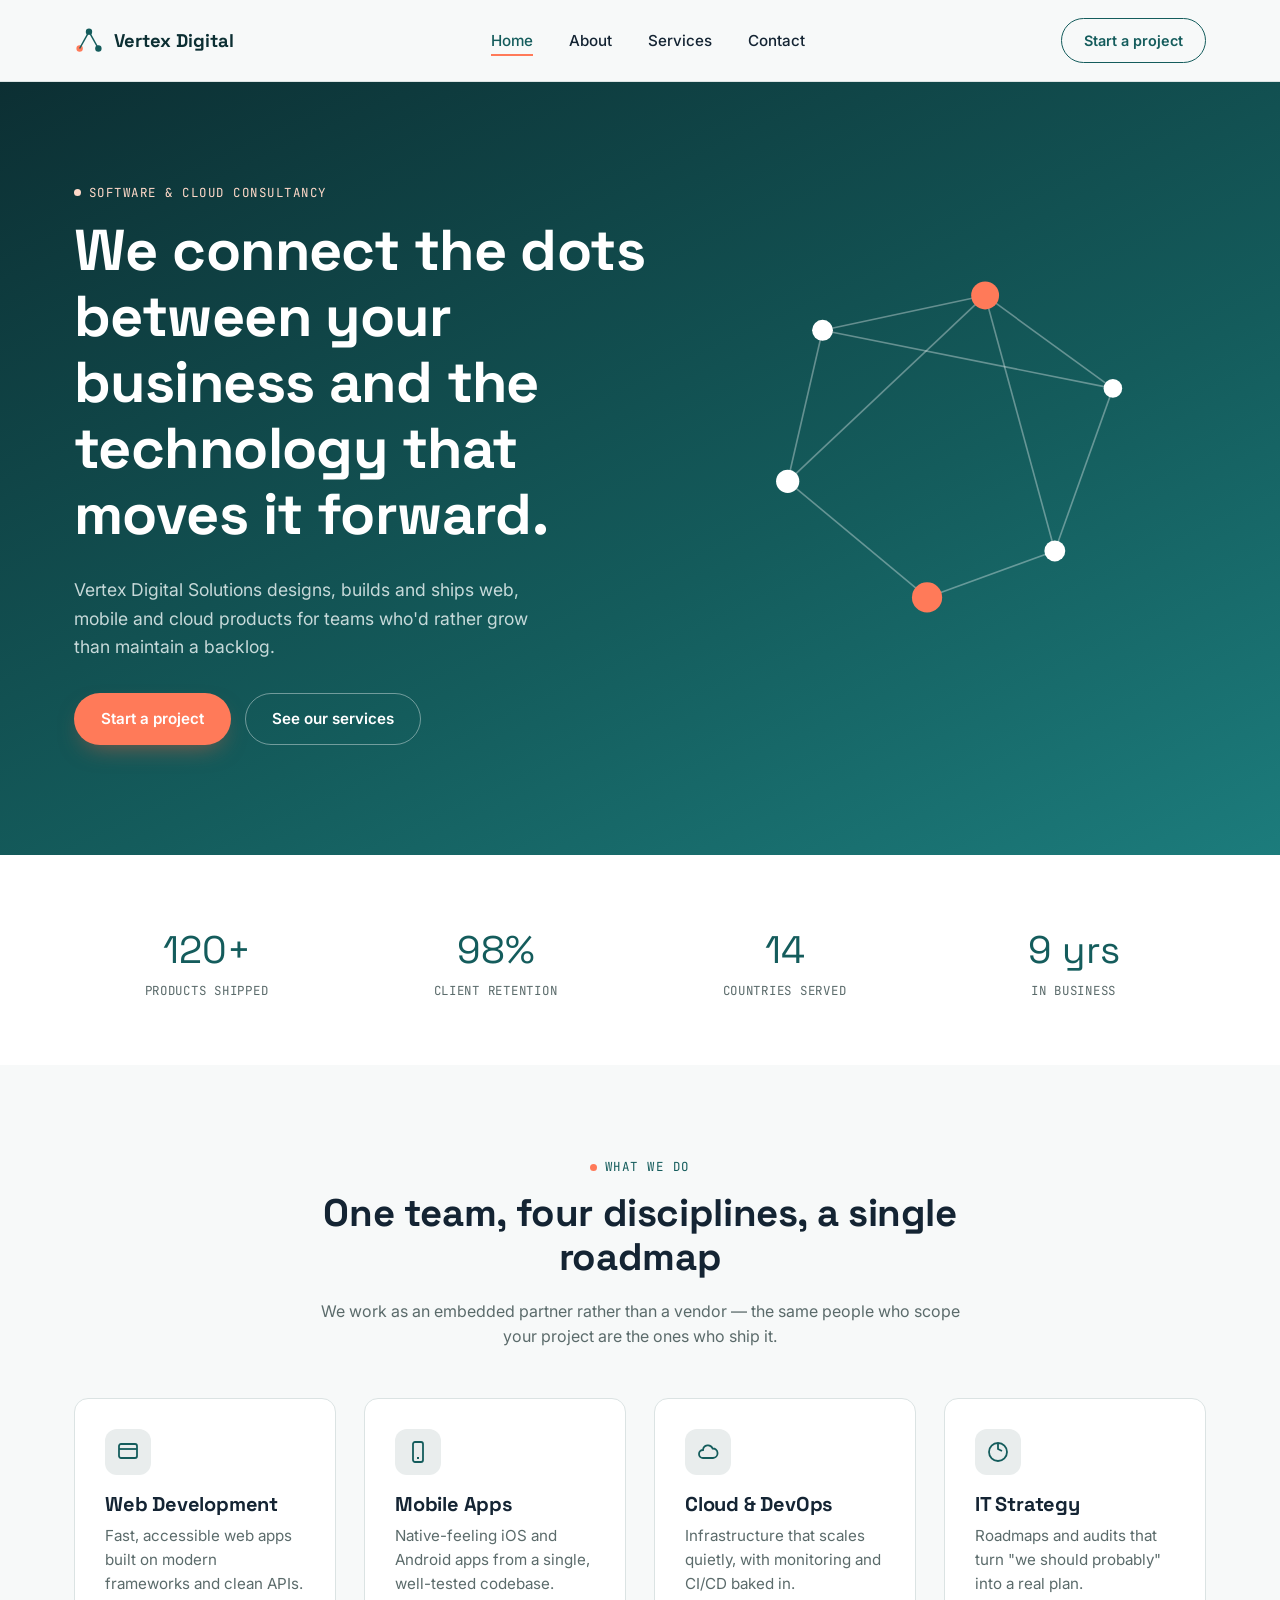
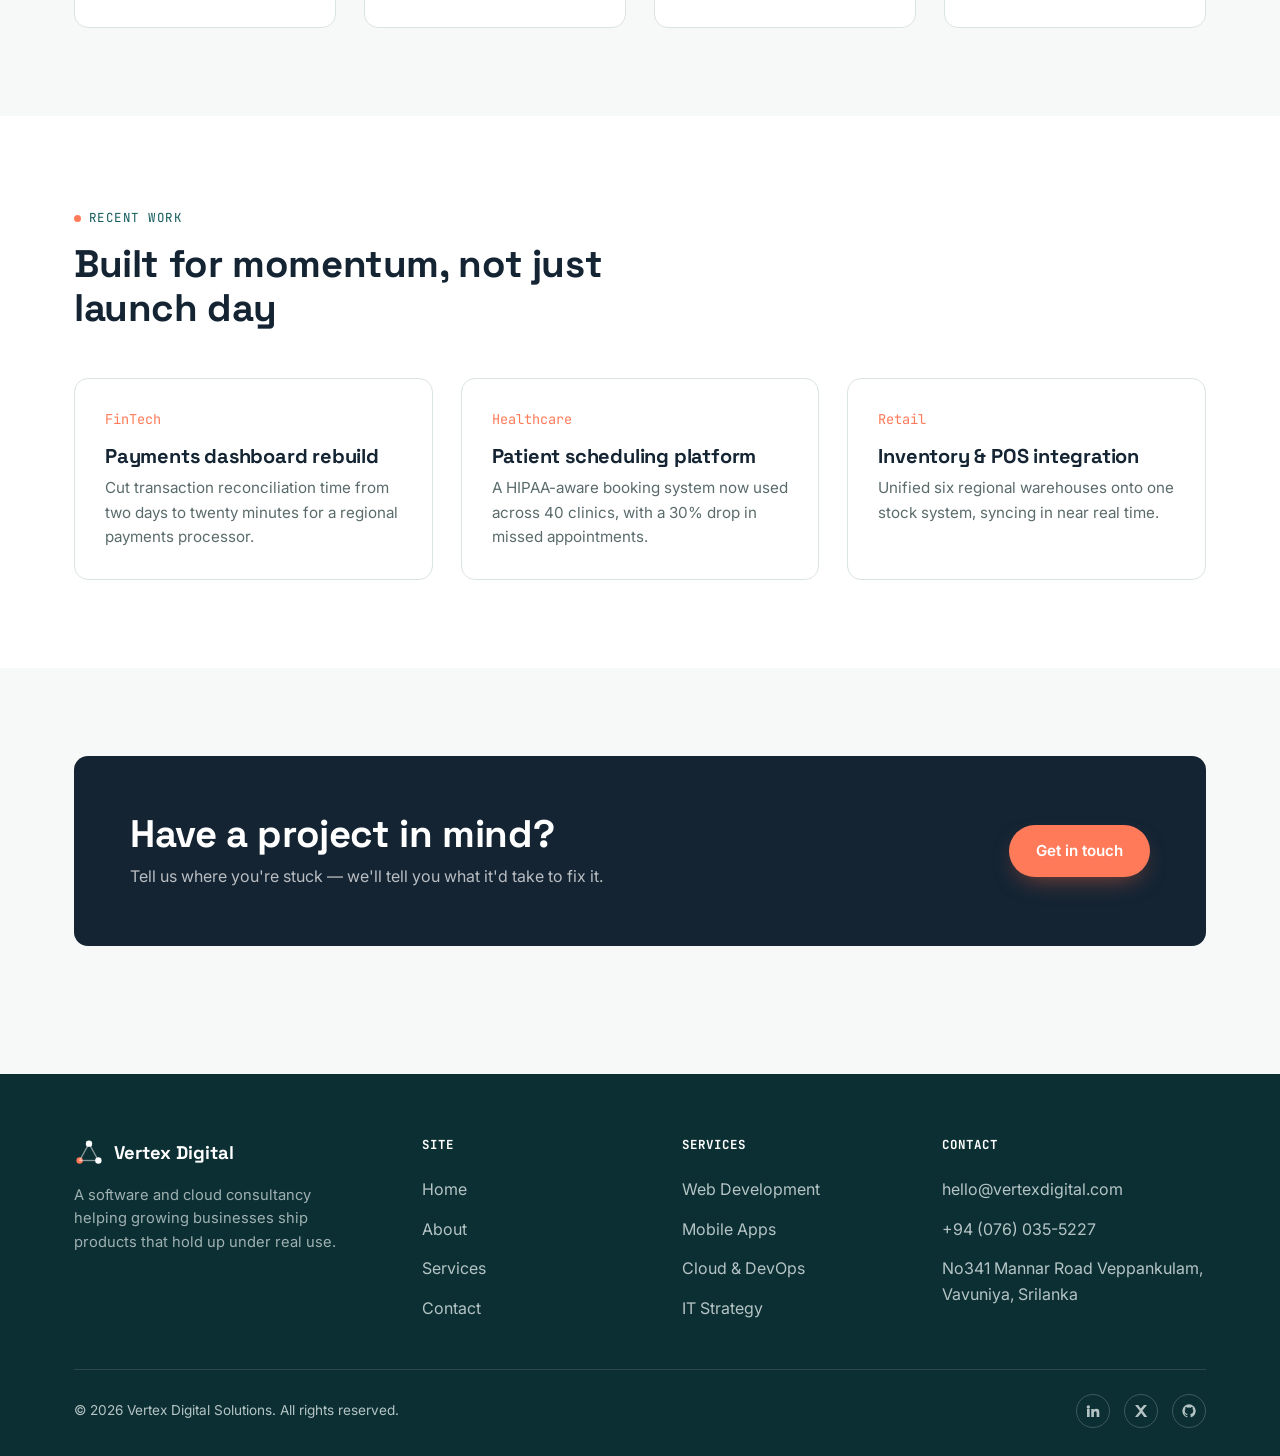
<file: index.html>
<!DOCTYPE html>
<html lang="en">
<head>
<meta charset="UTF-8">
<meta name="viewport" content="width=device-width, initial-scale=1.0">
<title>Vertex Digital Solutions — Software & Cloud Consulting</title>
<meta name="description" content="Vertex Digital Solutions builds web, mobile and cloud products for growing businesses — from first prototype to scaled platform.">
<link rel="preconnect" href="https://fonts.googleapis.com">
<link href="https://fonts.googleapis.com/css2?family=Space+Grotesk:wght@500;600;700&family=Inter:wght@400;500;600;700&family=JetBrains+Mono:wght@400;500&display=swap" rel="stylesheet">
<link rel="stylesheet" href="style.css">
</head>
<body>

<header class="site-header">
  <nav class="nav">
    <a href="index.html" class="logo">
      <svg viewBox="0 0 32 32" fill="none"><circle cx="16" cy="6" r="3.4" fill="#145C5C"/>
        <circle cx="6" cy="24" r="3.4" fill="#FF7A59"/>
        <circle cx="26" cy="24" r="3.4" fill="#145C5C"/>
        <line x1="16" y1="6" x2="6" y2="24" stroke="#145C5C" stroke-width="1.6"/>
        <line x1="16" y1="6" x2="26" y2="24" stroke="#145C5C" stroke-width="1.6"/><
        line x1="6" y1="24" x2="26" y2="24" stroke="#145C5C" stroke-width="1.6"/></svg>
      Vertex Digital
    </a>
    <button class="nav-toggle" aria-label="Toggle navigation" aria-expanded="false">
      <span></span><span></span><span></span>
    </button>
    <ul class="nav-links">
      <li><a href="index.html" aria-current="page">Home</a></li>
      <li><a href="about.html">About</a></li>
      <li><a href="services.html">Services</a></li>
      <li><a href="contact.html">Contact</a></li>
    </ul>
    <div class="nav-cta">
      <a href="contact.html" class="btn btn-outline">Start a project</a>
    </div>
  </nav>
</header>

<main>

  <!-- Hero -->
  <section class="hero">
    <div class="hero-grid">
      <div>
        <span class="eyebrow">Software & Cloud Consultancy</span>
        <h1>We connect the dots between your business and the technology that moves it forward.</h1>
        <p class="lede">Vertex Digital Solutions designs, builds and ships web, mobile and cloud products for teams who'd rather grow than maintain a backlog.</p>
        <div class="hero-actions">
          <a href="contact.html" class="btn btn-primary">Start a project</a>
          <a href="services.html" class="btn btn-secondary">See our services</a>
        </div>
      </div>
      <div class="hero-art" aria-hidden="true">
        <svg viewBox="0 0 420 360" fill="none">
          <line x1="90" y1="70" x2="230" y2="40" class="edge"/>
          <line x1="90" y1="70" x2="60" y2="200" class="edge"/>
          <line x1="230" y1="40" x2="340" y2="120" class="edge"/>
          <line x1="230" y1="40" x2="60" y2="200" class="edge"/>
          <line x1="340" y1="120" x2="290" y2="260" class="edge"/>
          <line x1="60" y1="200" x2="180" y2="300" class="edge"/>
          <line x1="290" y1="260" x2="180" y2="300" class="edge"/>
          <line x1="230" y1="40" x2="290" y2="260" class="edge"/>
          <line x1="90" y1="70" x2="340" y2="120" class="edge"/>
          <circle cx="90" cy="70" r="9" class="node"/>
          <circle cx="230" cy="40" r="12" class="node node-coral node-pulse"/>
          <circle cx="340" cy="120" r="8" class="node"/>
          <circle cx="60" cy="200" r="10" class="node"/>
          <circle cx="290" cy="260" r="9" class="node"/>
          <circle cx="180" cy="300" r="13" class="node node-coral node-pulse"/>
        </svg>
      </div>
    </div>
  </section>

  <!-- Trust / stats -->
  <section class="section-tight section-alt">
    <div class="container">
      <div class="stats">
        <div class="stat"><div class="figure">120+</div><div class="label">Products shipped</div></div>
        <div class="stat"><div class="figure">98%</div><div class="label">Client retention</div></div>
        <div class="stat"><div class="figure">14</div><div class="label">Countries served</div></div>
        <div class="stat"><div class="figure">9 yrs</div><div class="label">In business</div></div>
      </div>
    </div>
  </section>

  <!-- What we do -->
  <section class="section">
    <div class="container">
      <div class="section-head center">
        <span class="eyebrow">What we do</span>
        <h2>One team, four disciplines, a single roadmap</h2>
        <p>We work as an embedded partner rather than a vendor — the same people who scope your project are the ones who ship it.</p>
      </div>
      <div class="grid grid-4">
        <div class="card">
          <div class="icon"><svg viewBox="0 0 24 24" fill="none" stroke="currentColor" stroke-width="1.8"><rect x="3" y="4" width="18" height="14" rx="2"/><path d="M3 9h18"/></svg></div>
          <h3>Web Development</h3>
          <p>Fast, accessible web apps built on modern frameworks and clean APIs.</p>
        </div>
        <div class="card">
          <div class="icon"><svg viewBox="0 0 24 24" fill="none" stroke="currentColor" stroke-width="1.8"><rect x="7" y="2" width="10" height="20" rx="2"/><path d="M11 18h2"/></svg></div>
          <h3>Mobile Apps</h3>
          <p>Native-feeling iOS and Android apps from a single, well-tested codebase.</p>
        </div>
        <div class="card">
          <div class="icon"><svg viewBox="0 0 24 24" fill="none" stroke="currentColor" stroke-width="1.8"><path d="M7 18a4 4 0 0 1 0-8 5 5 0 0 1 9.6-1.5A4.5 4.5 0 0 1 17 18H7z"/></svg></div>
          <h3>Cloud & DevOps</h3>
          <p>Infrastructure that scales quietly, with monitoring and CI/CD baked in.</p>
        </div>
        <div class="card">
          <div class="icon"><svg viewBox="0 0 24 24" fill="none" stroke="currentColor" stroke-width="1.8"><path d="M12 3v6l4 2"/><circle cx="12" cy="12" r="9"/></svg></div>
          <h3>IT Strategy</h3>
          <p>Roadmaps and audits that turn "we should probably" into a real plan.</p>
        </div>
      </div>
    </div>
  </section>

  <!-- Featured work -->
  <section class="section section-alt">
    <div class="container">
      <div class="section-head">
        <span class="eyebrow">Recent work</span>
        <h2>Built for momentum, not just launch day</h2>
      </div>
      <div class="grid grid-3">
        <div class="card">
          <span class="card-num">FinTech</span>
          <h3>Payments dashboard rebuild</h3>
          <p>Cut transaction reconciliation time from two days to twenty minutes for a regional payments processor.</p>
        </div>
        <div class="card">
          <span class="card-num">Healthcare</span>
          <h3>Patient scheduling platform</h3>
          <p>A HIPAA-aware booking system now used across 40 clinics, with a 30% drop in missed appointments.</p>
        </div>
        <div class="card">
          <span class="card-num">Retail</span>
          <h3>Inventory & POS integration</h3>
          <p>Unified six regional warehouses onto one stock system, syncing in near real time.</p>
        </div>
      </div>
    </div>
  </section>

  <!-- CTA -->
  <section class="section">
    <div class="container">
      <div class="cta-band">
        <div>
          <h2>Have a project in mind?</h2>
          <p>Tell us where you're stuck — we'll tell you what it'd take to fix it.</p>
        </div>
        <a href="contact.html" class="btn btn-primary">Get in touch</a>
      </div>
    </div>
  </section>

</main>

<footer class="site-footer">
  <div class="container">
    <div class="footer-grid">
      <div>
        <a href="index.html" class="logo">
          <svg viewBox="0 0 32 32" fill="none"><circle cx="16" cy="6" r="3.4" fill="#fff"/><circle cx="6" cy="24" r="3.4" fill="#FF7A59"/><circle cx="26" cy="24" r="3.4" fill="#fff"/><line x1="16" y1="6" x2="6" y2="24" stroke="#fff" stroke-width="1.4" opacity="0.5"/><line x1="16" y1="6" x2="26" y2="24" stroke="#fff" stroke-width="1.4" opacity="0.5"/><line x1="6" y1="24" x2="26" y2="24" stroke="#fff" stroke-width="1.4" opacity="0.5"/></svg>
          Vertex Digital
        </a>
        <p style="margin-top:16px; max-width:280px;">A software and cloud consultancy helping growing businesses ship products that hold up under real use.</p>
      </div>
      <div>
        <h4>Site</h4>
        <ul>
          <li><a href="index.html">Home</a></li>
          <li><a href="about.html">About</a></li>
          <li><a href="services.html">Services</a></li>
          <li><a href="contact.html">Contact</a></li>
        </ul>
      </div>
      <div>
        <h4>Services</h4>
        <ul>
          <li><a href="services.html">Web Development</a></li>
          <li><a href="services.html">Mobile Apps</a></li>
          <li><a href="services.html">Cloud & DevOps</a></li>
          <li><a href="services.html">IT Strategy</a></li>
        </ul>
      </div>
      <div>
        <h4>Contact</h4>
        <ul>
          <li>hello@vertexdigital.com</li>
          <li>+94 (076) 035-5227</li>
          <li>No341 Mannar Road Veppankulam, Vavuniya, Srilanka</li>
        </ul>
      </div>
    </div>
    <div class="footer-bottom">
      <span>© <span id="year"></span> Vertex Digital Solutions. All rights reserved.</span>
      <div class="socials">
        <a href="#" aria-label="LinkedIn"><svg viewBox="0 0 24 24" fill="currentColor"><path d="M4.98 3.5a2.5 2.5 0 1 1 0 5 2.5 2.5 0 0 1 0-5zM3 9h4v12H3V9zm6.5 0h3.8v1.7h.05c.5-.95 1.75-1.95 3.6-1.95 3.85 0 4.55 2.5 4.55 5.75V21h-4v-5.6c0-1.35-.02-3.1-1.9-3.1-1.9 0-2.2 1.5-2.2 3v5.7h-4V9z"/></svg></a>
        <a href="#" aria-label="X / Twitter"><svg viewBox="0 0 24 24" fill="currentColor"><path d="M3 3h4.6l4 5.4L16.4 3H21l-6.8 8.4L21.4 21H16.8l-4.4-5.9L7.2 21H3l7.2-9z"/></svg></a>
        <a href="#" aria-label="GitHub"><svg viewBox="0 0 24 24" fill="currentColor"><path d="M12 2a10 10 0 0 0-3.16 19.5c.5.1.68-.22.68-.48v-1.7c-2.78.6-3.37-1.34-3.37-1.34-.46-1.16-1.11-1.47-1.11-1.47-.91-.62.07-.6.07-.6 1 .07 1.53 1.03 1.53 1.03.9 1.52 2.36 1.08 2.94.83.09-.65.35-1.08.64-1.33-2.22-.25-4.56-1.11-4.56-4.94 0-1.09.39-1.98 1.03-2.68-.1-.25-.45-1.27.1-2.64 0 0 .84-.27 2.75 1.03a9.6 9.6 0 0 1 5 0c1.9-1.3 2.75-1.03 2.75-1.03.55 1.37.2 2.39.1 2.64.64.7 1.03 1.59 1.03 2.68 0 3.84-2.35 4.69-4.58 4.93.36.31.68.92.68 1.85v2.75c0 .26.18.58.69.48A10 10 0 0 0 12 2z"/></svg></a>
      </div>
    </div>
  </div>
</footer>

<script src="script.js"></script>
</body>
</html>
</file>
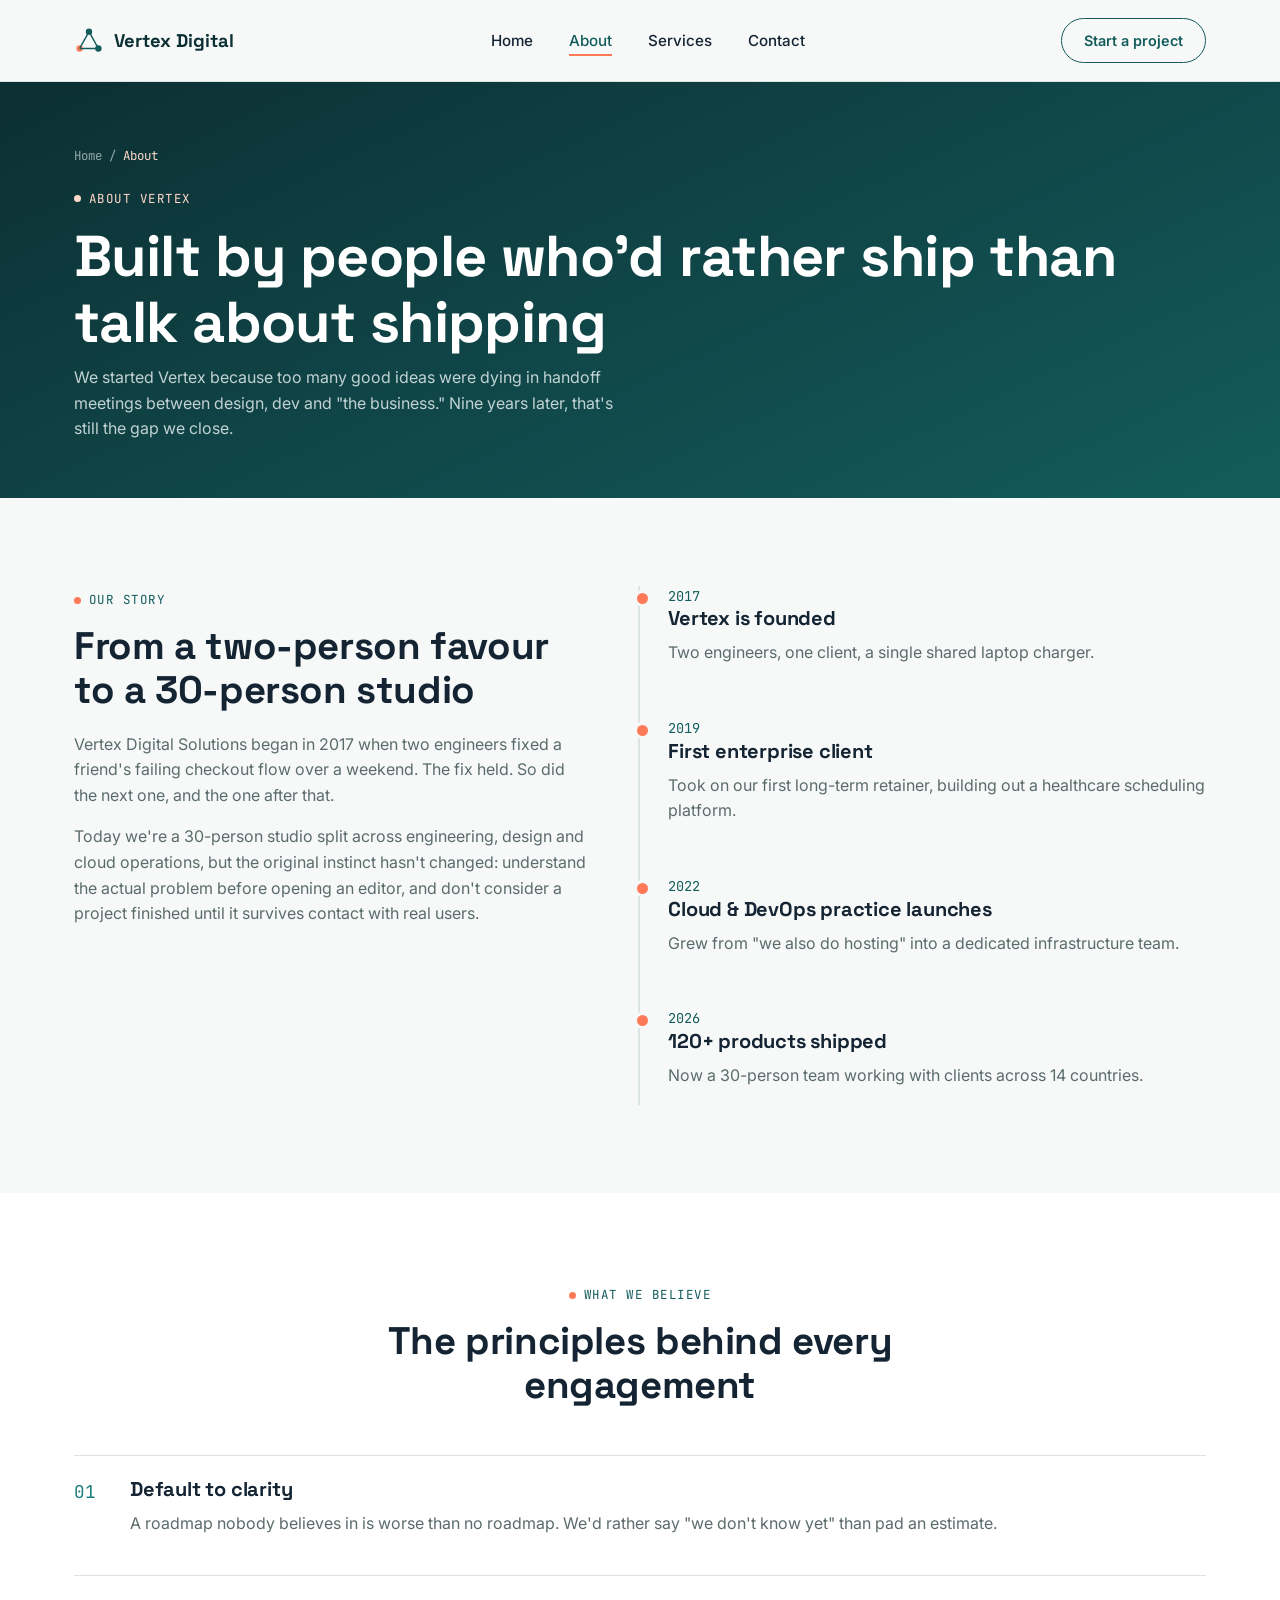
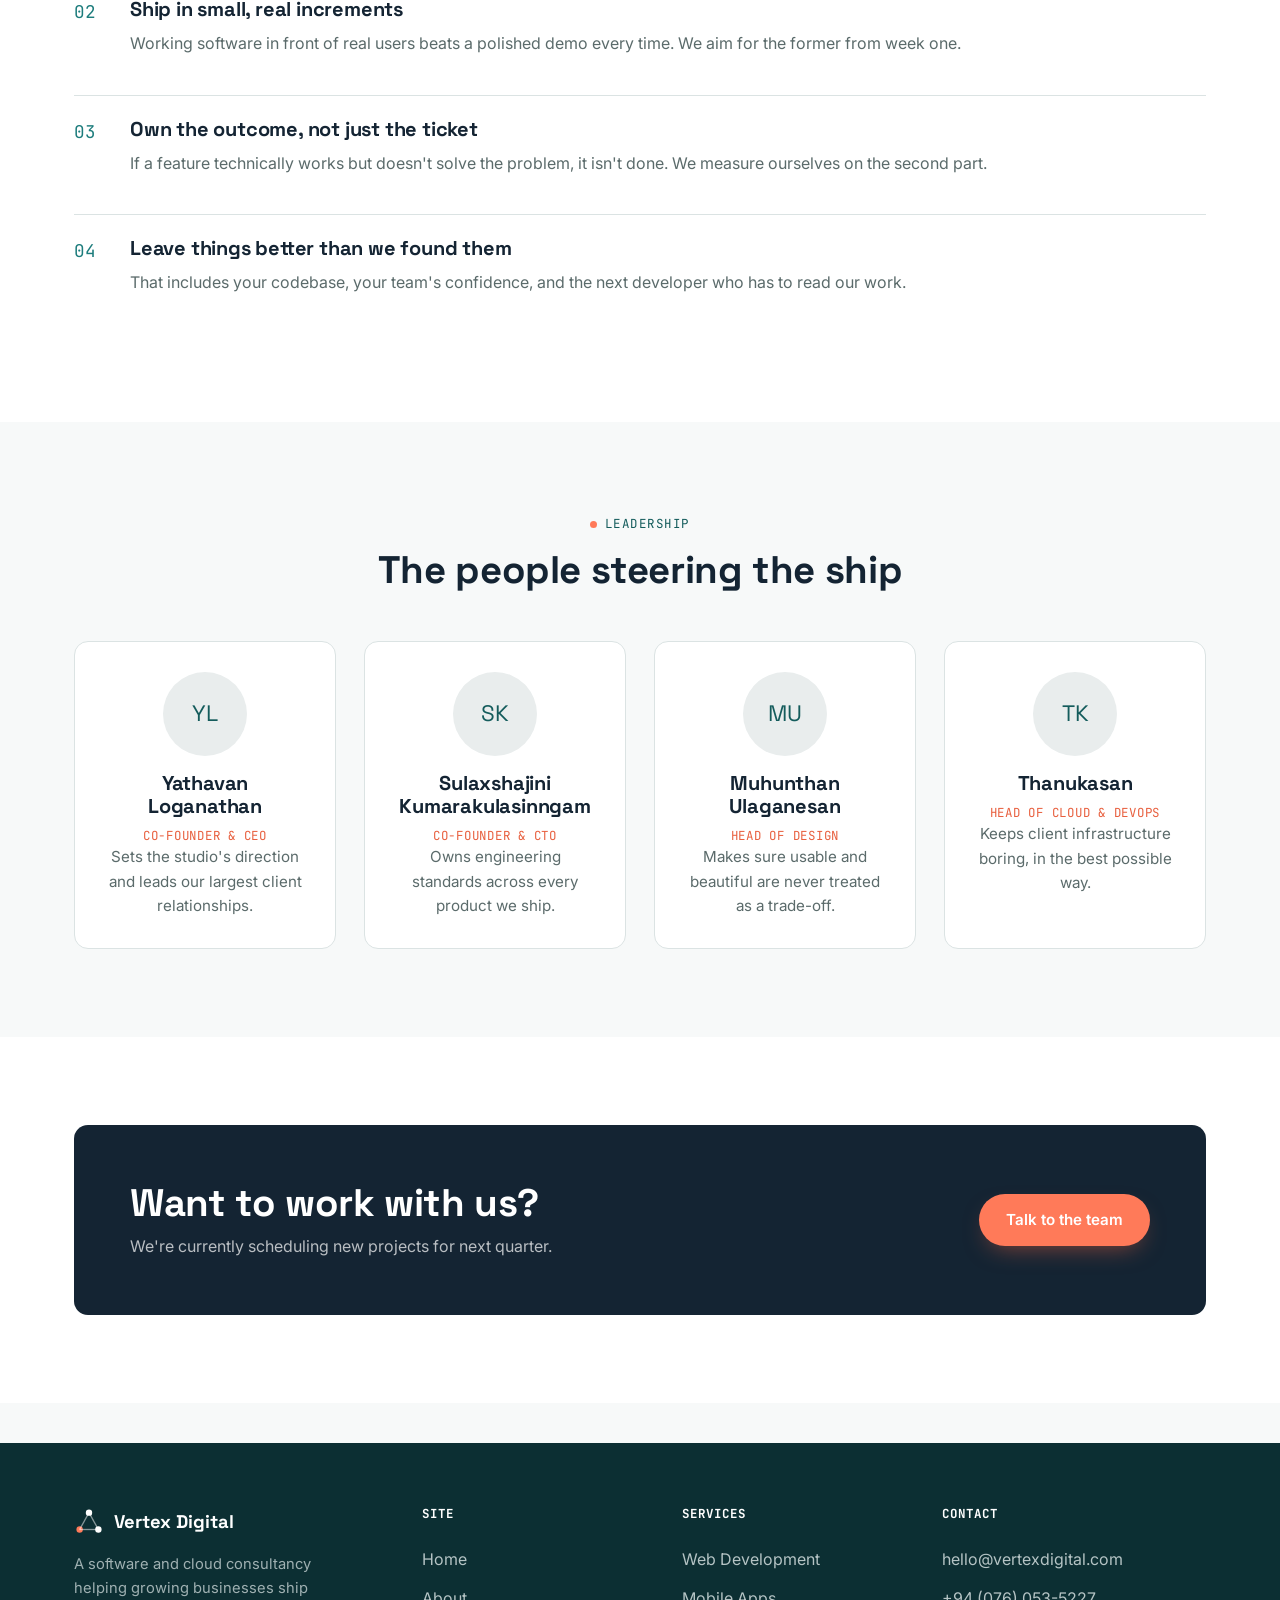
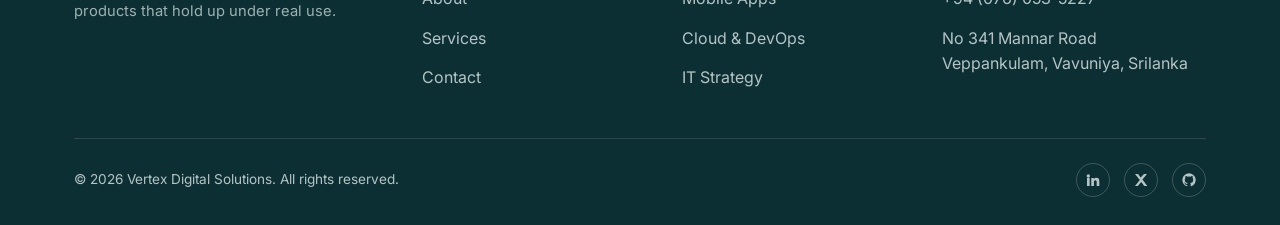
<file: about.html>
<!DOCTYPE html>
<html lang="en">
<head>
<meta charset="UTF-8">
<meta name="viewport" content="width=device-width, initial-scale=1.0">
<title>About — Vertex Digital Solutions</title>
<meta name="description" content="Learn about Vertex Digital Solutions — our story, our values and the team building your next product.">
<link rel="preconnect" href="https://fonts.googleapis.com">
<link href="https://fonts.googleapis.com/css2?family=Space+Grotesk:wght@500;600;700&family=Inter:wght@400;500;600;700&family=JetBrains+Mono:wght@400;500&display=swap" rel="stylesheet">
<link rel="stylesheet" href="style.css">
</head>
<body>

<header class="site-header">
  <nav class="nav">
    <a href="index.html" class="logo">
      <svg viewBox="0 0 32 32" fill="none"><circle cx="16" cy="6" r="3.4" fill="#145C5C"/>
        <circle cx="6" cy="24" r="3.4" fill="#FF7A59"/><circle cx="26" cy="24" r="3.4" fill="#145C5C"/>
        <line x1="16" y1="6" x2="6" y2="24" stroke="#145C5C" stroke-width="1.6"/>
        <line x1="16" y1="6" x2="26" y2="24" stroke="#145C5C" stroke-width="1.6"/>
        <line x1="6" y1="24" x2="26" y2="24" stroke="#145C5C" stroke-width="1.6"/></svg>
      Vertex Digital
    </a>
    <button class="nav-toggle" aria-label="Toggle navigation" aria-expanded="false">
      <span></span><span></span><span></span>
    </button>
    <ul class="nav-links">
      <li><a href="index.html">Home</a></li>
      <li><a href="about.html" aria-current="page">About</a></li>
      <li><a href="services.html">Services</a></li>
      <li><a href="contact.html">Contact</a></li>
    </ul>
    <div class="nav-cta">
      <a href="contact.html" class="btn btn-outline">Start a project</a>
    </div>
  </nav>
</header>

<main>

  <section class="page-hero">
    <div class="container">
      <div class="breadcrumb">Home / <span>About</span></div>
      <span class="eyebrow">About Vertex</span>
      <h1>Built by people who'd rather ship than talk about shipping</h1>
      <p>We started Vertex because too many good ideas were dying in handoff meetings between design, dev and "the business." Nine years later, that's still the gap we close.</p>
    </div>
  </section>

  <section class="section">
    <div class="container">
      <div class="contact-grid">
        <div>
          <span class="eyebrow">Our story</span>
          <h2>From a two-person favour to a 30-person studio</h2>
          <p>Vertex Digital Solutions began in 2017 when two engineers fixed a friend's failing checkout flow over a weekend. The fix held. So did the next one, and the one after that.</p>
          <p>Today we're a 30-person studio split across engineering, design and cloud operations, but the original instinct hasn't changed: understand the actual problem before opening an editor, and don't consider a project finished until it survives contact with real users.</p>
        </div>
        <div class="timeline">
          <div class="timeline-item">
            <div class="yr">2017</div>
            <h3>Vertex is founded</h3>
            <p>Two engineers, one client, a single shared laptop charger.</p>
          </div>
          <div class="timeline-item">
            <div class="yr">2019</div>
            <h3>First enterprise client</h3>
            <p>Took on our first long-term retainer, building out a healthcare scheduling platform.</p>
          </div>
          <div class="timeline-item">
            <div class="yr">2022</div>
            <h3>Cloud & DevOps practice launches</h3>
            <p>Grew from "we also do hosting" into a dedicated infrastructure team.</p>
          </div>
          <div class="timeline-item">
            <div class="yr">2026</div>
            <h3>120+ products shipped</h3>
            <p>Now a 30-person team working with clients across 14 countries.</p>
          </div>
        </div>
      </div>
    </div>
  </section>

  <section class="section section-alt">
    <div class="container">
      <div class="section-head center">
        <span class="eyebrow">What we believe</span>
        <h2>The principles behind every engagement</h2>
      </div>
      <div class="value-row">
        <span class="vnum">01</span>
        <div><h3>Default to clarity</h3><p>A roadmap nobody believes in is worse than no roadmap. We'd rather say "we don't know yet" than pad an estimate.</p></div>
      </div>
      <div class="value-row">
        <span class="vnum">02</span>
        <div><h3>Ship in small, real increments</h3><p>Working software in front of real users beats a polished demo every time. We aim for the former from week one.</p></div>
      </div>
      <div class="value-row">
        <span class="vnum">03</span>
        <div><h3>Own the outcome, not just the ticket</h3><p>If a feature technically works but doesn't solve the problem, it isn't done. We measure ourselves on the second part.</p></div>
      </div>
      <div class="value-row">
        <span class="vnum">04</span>
        <div><h3>Leave things better than we found them</h3><p>That includes your codebase, your team's confidence, and the next developer who has to read our work.</p></div>
      </div>
    </div>
  </section>

  <section class="section">
    <div class="container">
      <div class="section-head center">
        <span class="eyebrow">Leadership</span>
        <h2>The people steering the ship</h2>
      </div>
      <div class="grid grid-4">
        <div class="card team-card">
          <div class="avatar">YL</div>
          <h3>Yathavan Loganathan</h3>
          <div class="role">Co-founder & CEO</div>
          <p>Sets the studio's direction and leads our largest client relationships.</p>
        </div>
        <div class="card team-card">
          <div class="avatar">SK</div>
          <h3>Sulaxshajini Kumarakulasinngam</h3>
          <div class="role">Co-founder & CTO</div>
          <p>Owns engineering standards across every product we ship.</p>
        </div>
        <div class="card team-card">
          <div class="avatar">MU</div>
          <h3>Muhunthan Ulaganesan</h3>
          <div class="role">Head of Design</div>
          <p>Makes sure usable and beautiful are never treated as a trade-off.</p>
        </div>
        <div class="card team-card">
          <div class="avatar">TK</div>
          <h3>Thanukasan</h3>
          <div class="role">Head of Cloud & DevOps</div>
          <p>Keeps client infrastructure boring, in the best possible way.</p>
        </div>
      </div>
    </div>
  </section>

  <section class="section section-alt">
    <div class="container">
      <div class="cta-band">
        <div>
          <h2>Want to work with us?</h2>
          <p>We're currently scheduling new projects for next quarter.</p>
        </div>
        <a href="contact.html" class="btn btn-primary">Talk to the team</a>
      </div>
    </div>
  </section>

</main>

<footer class="site-footer">
  <div class="container">
    <div class="footer-grid">
      <div>
        <a href="index.html" class="logo">
          <svg viewBox="0 0 32 32" fill="none"><circle cx="16" cy="6" r="3.4" fill="#fff"/>
            <circle cx="6" cy="24" r="3.4" fill="#FF7A59"/>
            <circle cx="26" cy="24" r="3.4" fill="#fff"/>
            <line x1="16" y1="6" x2="6" y2="24" stroke="#fff" stroke-width="1.4" opacity="0.5"/>
            <line x1="16" y1="6" x2="26" y2="24" stroke="#fff" stroke-width="1.4" opacity="0.5"/>
            <line x1="6" y1="24" x2="26" y2="24" stroke="#fff" stroke-width="1.4" opacity="0.5"/></svg>
          Vertex Digital
        </a>
        <p style="margin-top:16px; max-width:280px;">A software and cloud consultancy helping growing businesses ship products that hold up under real use.</p>
      </div>
      <div>
        <h4>Site</h4>
        <ul>
          <li><a href="index.html">Home</a></li>
          <li><a href="about.html">About</a></li>
          <li><a href="services.html">Services</a></li>
          <li><a href="contact.html">Contact</a></li>
        </ul>
      </div>
      <div>
        <h4>Services</h4>
        <ul>
          <li><a href="services.html">Web Development</a></li>
          <li><a href="services.html">Mobile Apps</a></li>
          <li><a href="services.html">Cloud & DevOps</a></li>
          <li><a href="services.html">IT Strategy</a></li>
        </ul>
      </div>
      <div>
        <h4>Contact</h4>
        <ul>
          <li>hello@vertexdigital.com</li>
          <li>+94 (076) 053-5227</li>
          <li>No 341 Mannar Road Veppankulam, Vavuniya, Srilanka</li>
        </ul>
      </div>
    </div>
    <div class="footer-bottom">
      <span>© <span id="year"></span> Vertex Digital Solutions. All rights reserved.</span>
      <div class="socials">
        <a href="#" aria-label="LinkedIn"><svg viewBox="0 0 24 24" fill="currentColor">
          <path d="M4.98 3.5a2.5 2.5 0 1 1 0 5 2.5 2.5 0 0 1 0-5zM3 9h4v12H3V9zm6.5 0h3.8v1.7h.05c.5-.95 1.75-1.95 3.6-1.95 3.85 0 4.55 2.5 4.55 5.75V21h-4v-5.6c0-1.35-.02-3.1-1.9-3.1-1.9 0-2.2 1.5-2.2 3v5.7h-4V9z"/>
        </svg></a>
        <a href="#" aria-label="X / Twitter"><svg viewBox="0 0 24 24" fill="currentColor">
          <path d="M3 3h4.6l4 5.4L16.4 3H21l-6.8 8.4L21.4 21H16.8l-4.4-5.9L7.2 21H3l7.2-9z"/></svg></a>
        <a href="#" aria-label="GitHub"><svg viewBox="0 0 24 24" fill="currentColor">
          <path d="M12 2a10 10 0 0 0-3.16 19.5c.5.1.68-.22.68-.48v-1.7c-2.78.6-3.37-1.34-3.37-1.34-.46-1.16-1.11-1.47-1.11-1.47-.91-.62.07-.6.07-.6 1 .07 1.53 1.03 1.53 1.03.9 1.52 2.36 1.08 2.94.83.09-.65.35-1.08.64-1.33-2.22-.25-4.56-1.11-4.56-4.94 0-1.09.39-1.98 1.03-2.68-.1-.25-.45-1.27.1-2.64 0 0 .84-.27 2.75 1.03a9.6 9.6 0 0 1 5 0c1.9-1.3 2.75-1.03 2.75-1.03.55 1.37.2 2.39.1 2.64.64.7 1.03 1.59 1.03 2.68 0 3.84-2.35 4.69-4.58 4.93.36.31.68.92.68 1.85v2.75c0 .26.18.58.69.48A10 10 0 0 0 12 2z"/>
        </svg></a>
      </div>
    </div>
  </div>
</footer>

<script src="script.js"></script>
</body>
</html>
</file>
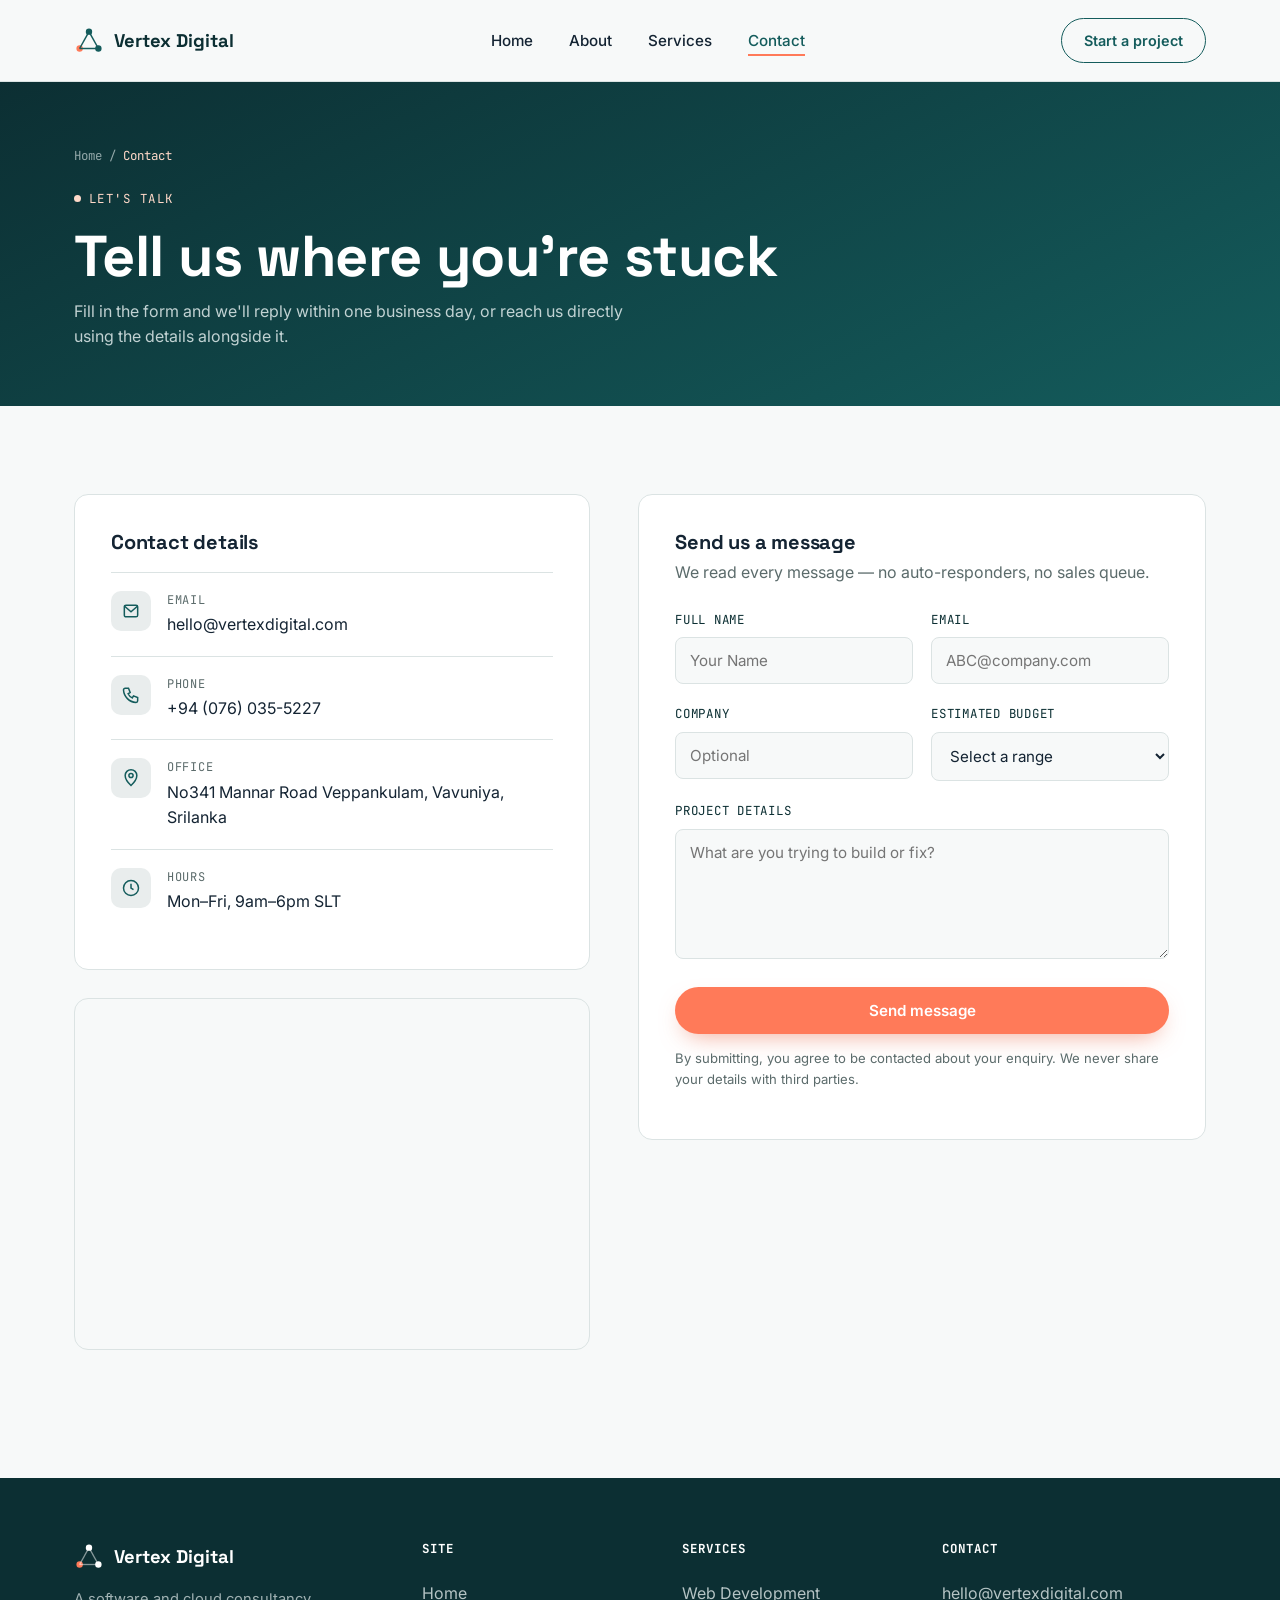
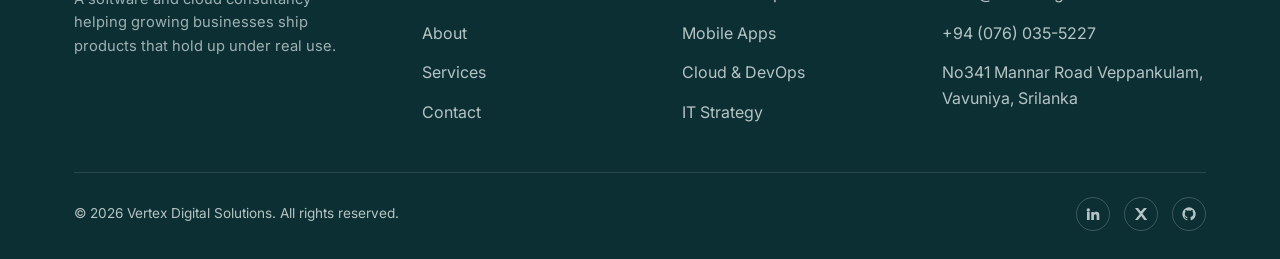
<file: contact.html>
<!DOCTYPE html>
<html lang="en">
<head>
<meta charset="UTF-8">
<meta name="viewport" content="width=device-width, initial-scale=1.0">
<title>Contact — Vertex Digital Solutions</title>
<meta name="description" content="Get in touch with Vertex Digital Solutions to start a project or ask a question.">
<link rel="preconnect" href="https://fonts.googleapis.com">
<link href="https://fonts.googleapis.com/css2?family=Space+Grotesk:wght@500;600;700&family=Inter:wght@400;500;600;700&family=JetBrains+Mono:wght@400;500&display=swap" rel="stylesheet">
<link rel="stylesheet" href="style.css">
</head>
<body>

<header class="site-header">
  <nav class="nav">
    <a href="index.html" class="logo">
      <svg viewBox="0 0 32 32" fill="none"><circle cx="16" cy="6" r="3.4" fill="#145C5C"/>
        <circle cx="6" cy="24" r="3.4" fill="#FF7A59"/>
        <circle cx="26" cy="24" r="3.4" fill="#145C5C"/>
        <line x1="16" y1="6" x2="6" y2="24" stroke="#145C5C" stroke-width="1.6"/>
        <line x1="16" y1="6" x2="26" y2="24" stroke="#145C5C" stroke-width="1.6"/>
        <line x1="6" y1="24" x2="26" y2="24" stroke="#145C5C" stroke-width="1.6"/></svg>
      Vertex Digital
    </a>
    <button class="nav-toggle" aria-label="Toggle navigation" aria-expanded="false">
      <span></span><span></span><span></span>
    </button>
    <ul class="nav-links">
      <li><a href="index.html">Home</a></li>
      <li><a href="about.html">About</a></li>
      <li><a href="services.html">Services</a></li>
      <li><a href="contact.html" aria-current="page">Contact</a></li>
    </ul>
    <div class="nav-cta">
      <a href="contact.html" class="btn btn-outline">Start a project</a>
    </div>
  </nav>
</header>

<main>

  <section class="page-hero">
    <div class="container">
      <div class="breadcrumb">Home / <span>Contact</span></div>
      <span class="eyebrow">Let's talk</span>
      <h1>Tell us where you're stuck</h1>
      <p>Fill in the form and we'll reply within one business day, or reach us directly using the details alongside it.</p>
    </div>
  </section>

  <section class="section">
    <div class="container">
      <div class="contact-grid">

        <div>
          <div class="contact-card" style="margin-bottom:28px;">
            <h3 style="margin-bottom:18px;">Contact details</h3>
            <div class="info-row">
              <div class="ic"><svg viewBox="0 0 24 24" fill="none" stroke="currentColor" stroke-width="1.8">
                <path d="M4 4h16v16H4z" opacity="0"/>
                <path d="M4 6l8 7 8-7"/><rect x="4" y="5" width="16" height="14" rx="2"/>
              </svg></div>
              <div><div class="label">Email</div>hello@vertexdigital.com</div>
            </div>
            <div class="info-row">
              <div class="ic"><svg viewBox="0 0 24 24" fill="none" stroke="currentColor" stroke-width="1.8">
                <path d="M5 4h4l2 5-2.5 1.5a11 11 0 0 0 5 5L15 13l5 2v4a2 2 0 0 1-2 2A16 16 0 0 1 3 6a2 2 0 0 1 2-2z"/>
              </svg></div>
              <div><div class="label">Phone</div>+94 (076) 035-5227</div>
            </div>
            <div class="info-row">
              <div class="ic"><svg viewBox="0 0 24 24" fill="none" stroke="currentColor" stroke-width="1.8">
                <path d="M12 21s7-6.5 7-12a7 7 0 1 0-14 0c0 5.5 7 12 7 12z"/><circle cx="12" cy="9" r="2.5"/>
              </svg></div>
              <div><div class="label">Office</div>No341 Mannar Road Veppankulam, Vavuniya, Srilanka</div>
            </div>
            <div class="info-row">
              <div class="ic"><svg viewBox="0 0 24 24" fill="none" stroke="currentColor" stroke-width="1.8">
                <circle cx="12" cy="12" r="9"/><path d="M12 7v5l3 2"/>
              </svg></div>
              <div><div class="label">Hours</div>Mon–Fri, 9am–6pm SLT</div>
            </div>
          </div>

          <div class="map-frame"><iframe
            src="https://maps.google.com/maps?q=No%20341%20Mannar%20Road%20Veppankulam%20Vavuniya&t=&z=15&ie=UTF8&iwloc=&output=embed"
            width="100%"
            height="300"
            style="border:0;"
            allowfullscreen=""
            loading="lazy">
          </iframe></div>
        </div>

        <div class="contact-card">
          <h3 style="margin-bottom:6px;">Send us a message</h3>
          <p style="margin-bottom:24px;">We read every message — no auto-responders, no sales queue.</p>

          <!-- ✅ FIXED: action points to Formspree. Replace YOUR_FORM_ID with your actual ID from formspree.io -->
          <form id="contactForm" action="https://formspree.io/f/mgojywjd" method="POST" novalidate>

            <!-- Formspree: redirect after successful submission -->
            <input type="hidden" name="_next" value="https://yathavanjd.github.io/Vertex_Degital/contact.html?sent=true">
            <!-- Formspree: custom subject line in your inbox -->
            <input type="hidden" name="_subject" value="New enquiry from Vertex Digital website">

            <div class="two-col">
              <div class="field">
                <label for="name">Full name</label>
                <input type="text" id="name" name="name" placeholder="Your Name" required>
              </div>
              <div class="field">
                <label for="email">Email</label>
                <input type="email" id="email" name="email" placeholder="ABC@company.com" required>
              </div>
            </div>
            <div class="two-col">
              <div class="field">
                <label for="company">Company</label>
                <input type="text" id="company" name="company" placeholder="Optional">
              </div>
              <div class="field">
                <label for="budget">Estimated budget</label>
                <select id="budget" name="budget">
                  <option value="">Select a range</option>
                  <option>Under $10k</option>
                  <option>$10k – $25k</option>
                  <option>$25k – $75k</option>
                  <option>$75k+</option>
                </select>
              </div>
            </div>
            <div class="field">
              <label for="message">Project details</label>
              <textarea id="message" name="message" placeholder="What are you trying to build or fix?" required></textarea>
            </div>
            <button type="submit" class="btn btn-primary" style="width:100%;" id="submitBtn">Send message</button>
            <p id="formStatus" role="status" style="margin-top:12px; font-size:0.9rem;"></p>
            <p class="form-note">By submitting, you agree to be contacted about your enquiry. We never share your details with third parties.</p>
          </form>
        </div>

      </div>
    </div>
  </section>

</main>

<footer class="site-footer">
  <div class="container">
    <div class="footer-grid">
      <div>
        <a href="index.html" class="logo">
          <svg viewBox="0 0 32 32" fill="none"><circle cx="16" cy="6" r="3.4" fill="#fff"/><circle cx="6" cy="24" r="3.4" fill="#FF7A59"/><circle cx="26" cy="24" r="3.4" fill="#fff"/><line x1="16" y1="6" x2="6" y2="24" stroke="#fff" stroke-width="1.4" opacity="0.5"/><line x1="16" y1="6" x2="26" y2="24" stroke="#fff" stroke-width="1.4" opacity="0.5"/><line x1="6" y1="24" x2="26" y2="24" stroke="#fff" stroke-width="1.4" opacity="0.5"/></svg>
          Vertex Digital
        </a>
        <p style="margin-top:16px; max-width:280px;">A software and cloud consultancy helping growing businesses ship products that hold up under real use.</p>
      </div>
      <div>
        <h4>Site</h4>
        <ul>
          <li><a href="index.html">Home</a></li>
          <li><a href="about.html">About</a></li>
          <li><a href="services.html">Services</a></li>
          <li><a href="contact.html">Contact</a></li>
        </ul>
      </div>
      <div>
        <h4>Services</h4>
        <ul>
          <li><a href="services.html">Web Development</a></li>
          <li><a href="services.html">Mobile Apps</a></li>
          <li><a href="services.html">Cloud & DevOps</a></li>
          <li><a href="services.html">IT Strategy</a></li>
        </ul>
      </div>
      <div>
        <h4>Contact</h4>
        <ul>
          <li>hello@vertexdigital.com</li>
          <li>+94 (076) 035-5227</li>
          <li>No341 Mannar Road Veppankulam, Vavuniya, Srilanka</li>
        </ul>
      </div>
    </div>
    <div class="footer-bottom">
      <span>© <span id="year"></span> Vertex Digital Solutions. All rights reserved.</span>
      <div class="socials">
        <a href="#" aria-label="LinkedIn"><svg viewBox="0 0 24 24" fill="currentColor"><path d="M4.98 3.5a2.5 2.5 0 1 1 0 5 2.5 2.5 0 0 1 0-5zM3 9h4v12H3V9zm6.5 0h3.8v1.7h.05c.5-.95 1.75-1.95 3.6-1.95 3.85 0 4.55 2.5 4.55 5.75V21h-4v-5.6c0-1.35-.02-3.1-1.9-3.1-1.9 0-2.2 1.5-2.2 3v5.7h-4V9z"/></svg></a>
        <a href="#" aria-label="X / Twitter"><svg viewBox="0 0 24 24" fill="currentColor"><path d="M3 3h4.6l4 5.4L16.4 3H21l-6.8 8.4L21.4 21H16.8l-4.4-5.9L7.2 21H3l7.2-9z"/></svg></a>
        <a href="#" aria-label="GitHub"><svg viewBox="0 0 24 24" fill="currentColor"><path d="M12 2a10 10 0 0 0-3.16 19.5c.5.1.68-.22.68-.48v-1.7c-2.78.6-3.37-1.34-3.37-1.34-.46-1.16-1.11-1.47-1.11-1.47-.91-.62.07-.6.07-.6 1 .07 1.53 1.03 1.53 1.03.9 1.52 2.36 1.08 2.94.83.09-.65.35-1.08.64-1.33-2.22-.25-4.56-1.11-4.56-4.94 0-1.09.39-1.98 1.03-2.68-.1-.25-.45-1.27.1-2.64 0 0 .84-.27 2.75 1.03a9.6 9.6 0 0 1 5 0c1.9-1.3 2.75-1.03 2.75-1.03.55 1.37.2 2.39.1 2.64.64.7 1.03 1.59 1.03 2.68 0 3.84-2.35 4.69-4.58 4.93.36.31.68.92.68 1.85v2.75c0 .26.18.58.69.48A10 10 0 0 0 12 2z"/></svg></a>
      </div>
    </div>
  </div>
</footer>

<script>
  // Show success message if redirected back after Formspree submission
  if (window.location.search.includes('sent=true')) {
    const status = document.getElementById('formStatus');
    if (status) {
      status.textContent = '✅ Message sent! We\'ll reply within one business day.';
      status.style.color = '#145C5C';
      status.style.fontWeight = '600';
    }
    // Clear the query string from the URL without reloading
    window.history.replaceState({}, '', window.location.pathname);
  }
</script>

<script src="script.js"></script>
</body>
</html>
</file>
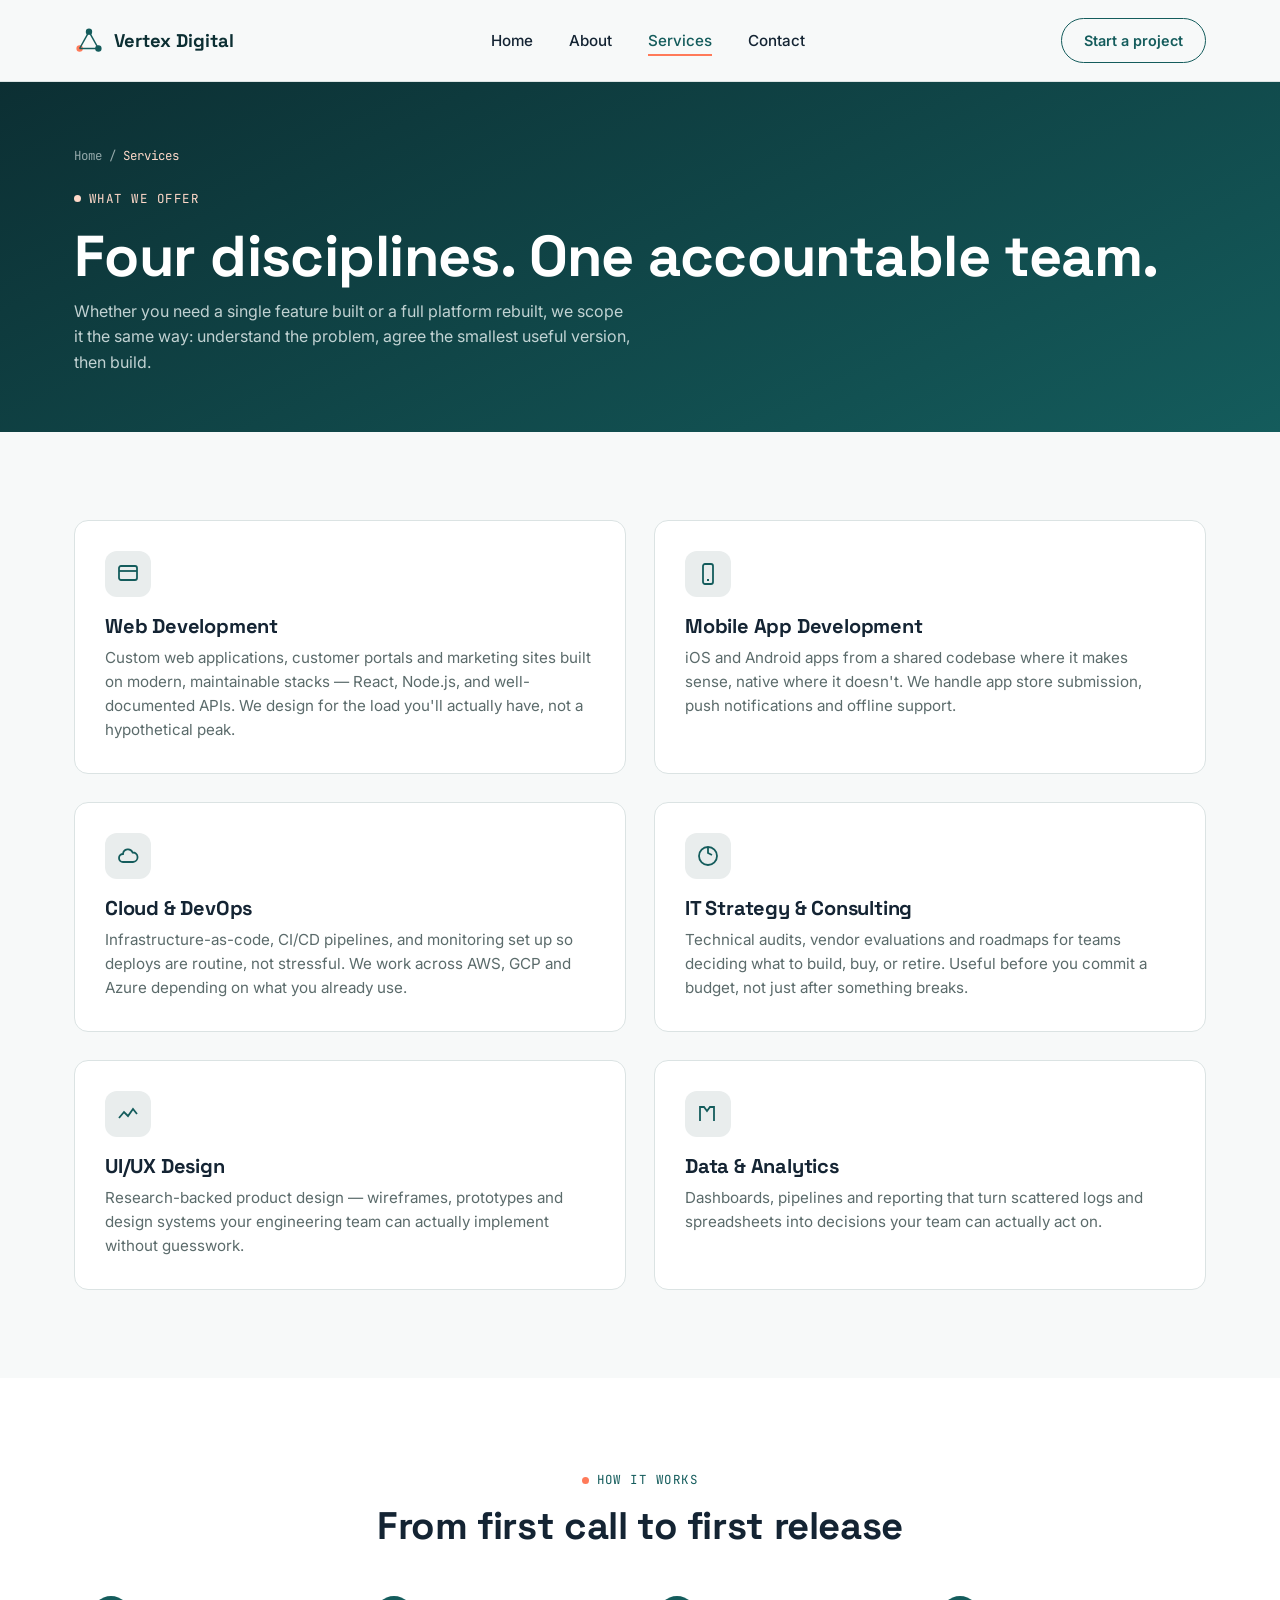
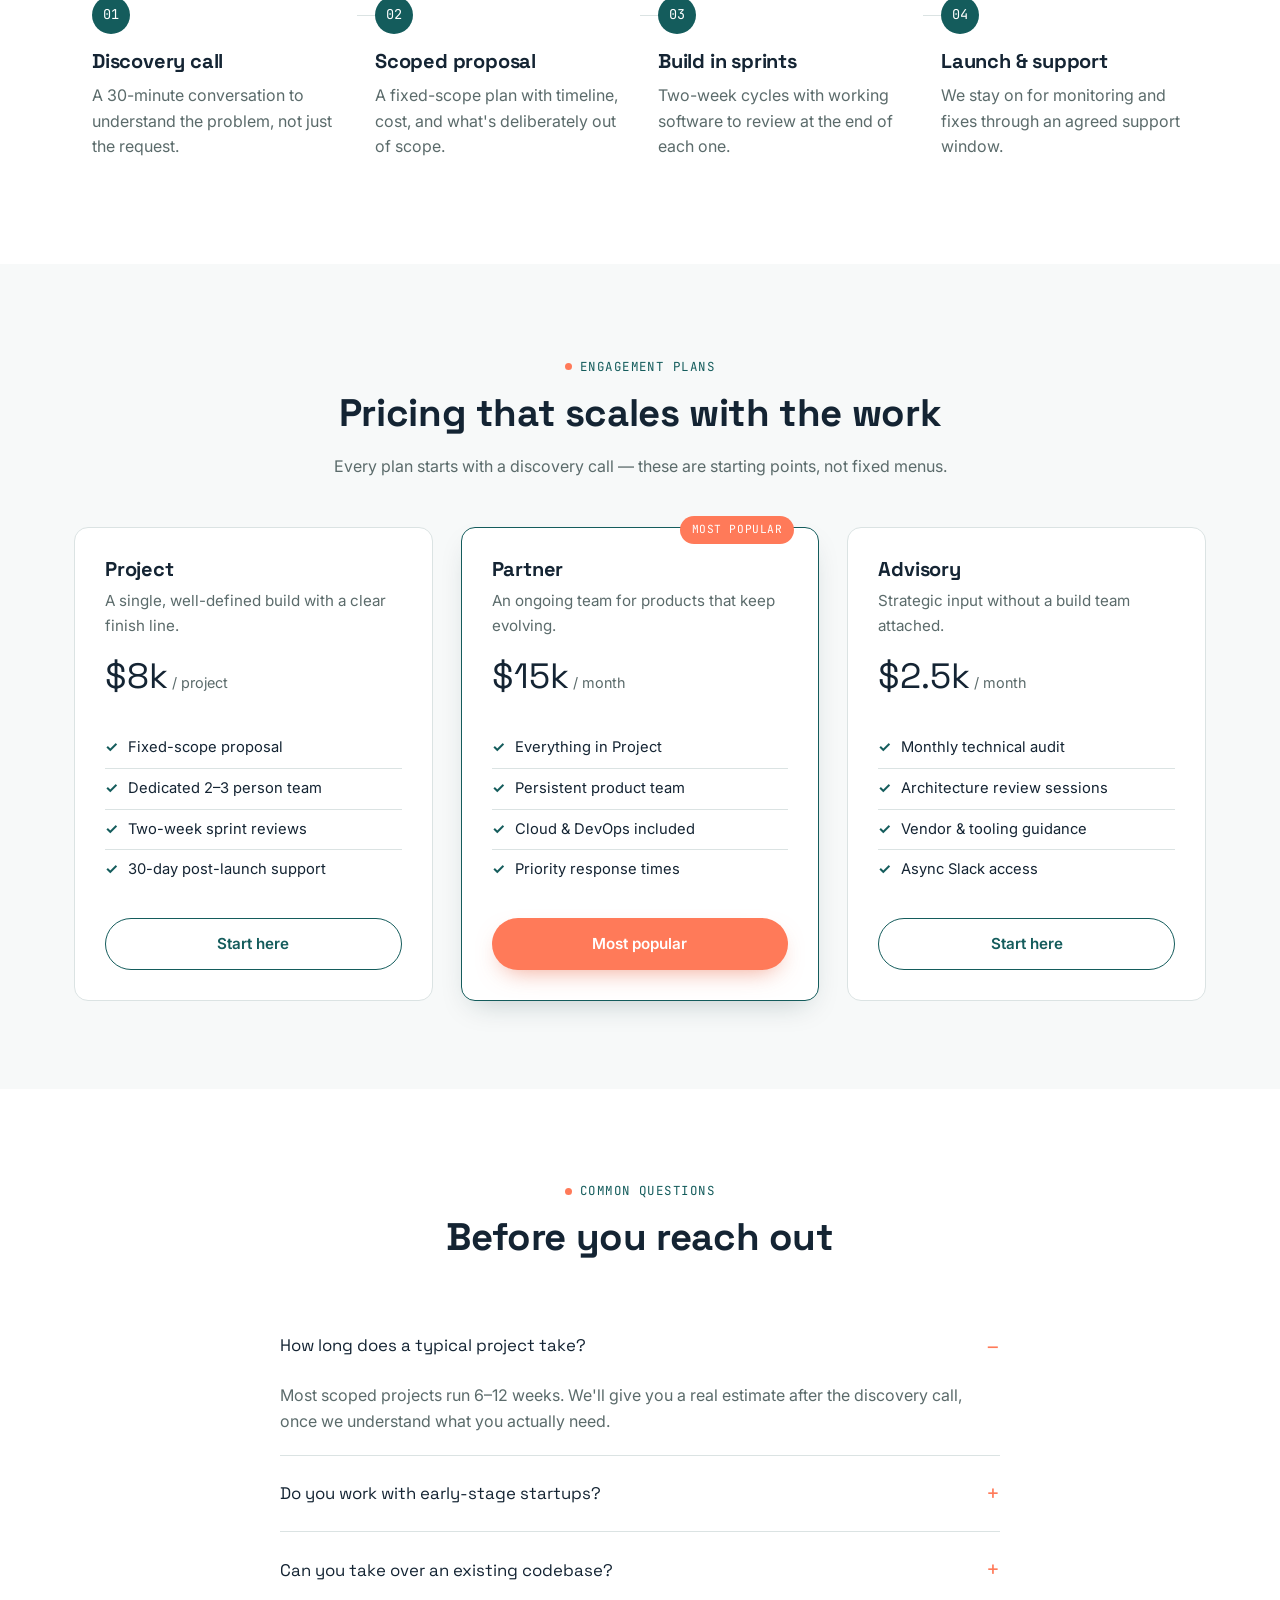
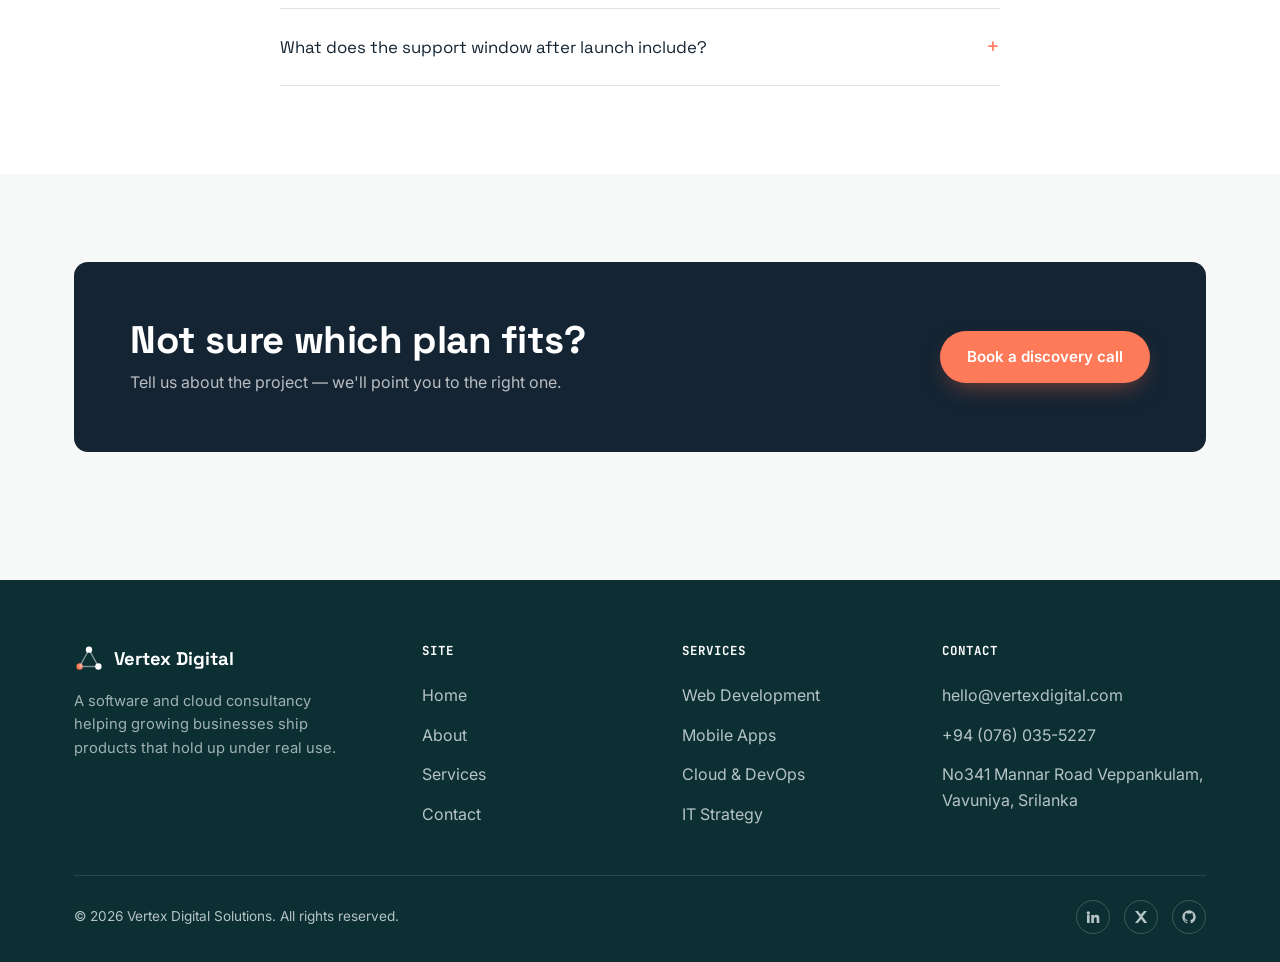
<file: services.html>
<!DOCTYPE html>
<html lang="en">
<head>
<meta charset="UTF-8">
<meta name="viewport" content="width=device-width, initial-scale=1.0">
<title>Services — Vertex Digital Solutions</title>
<meta name="description" content="Web, mobile, cloud and IT strategy services from Vertex Digital Solutions, including process, pricing and FAQs.">
<link rel="preconnect" href="https://fonts.googleapis.com">
<link href="https://fonts.googleapis.com/css2?family=Space+Grotesk:wght@500;600;700&family=Inter:wght@400;500;600;700&family=JetBrains+Mono:wght@400;500&display=swap" rel="stylesheet">
<link rel="stylesheet" href="style.css">
</head>
<body>

<header class="site-header">
  <nav class="nav">
    <a href="index.html" class="logo">
      <svg viewBox="0 0 32 32" fill="none"><circle cx="16" cy="6" r="3.4" fill="#145C5C"/><circle cx="6" cy="24" r="3.4" fill="#FF7A59"/><circle cx="26" cy="24" r="3.4" fill="#145C5C"/><line x1="16" y1="6" x2="6" y2="24" stroke="#145C5C" stroke-width="1.6"/><line x1="16" y1="6" x2="26" y2="24" stroke="#145C5C" stroke-width="1.6"/><line x1="6" y1="24" x2="26" y2="24" stroke="#145C5C" stroke-width="1.6"/></svg>
      Vertex Digital
    </a>
    <button class="nav-toggle" aria-label="Toggle navigation" aria-expanded="false">
      <span></span><span></span><span></span>
    </button>
    <ul class="nav-links">
      <li><a href="index.html">Home</a></li>
      <li><a href="about.html">About</a></li>
      <li><a href="services.html" aria-current="page">Services</a></li>
      <li><a href="contact.html">Contact</a></li>
    </ul>
    <div class="nav-cta">
      <a href="contact.html" class="btn btn-outline">Start a project</a>
    </div>
  </nav>
</header>

<main>

  <section class="page-hero">
    <div class="container">
      <div class="breadcrumb">Home / <span>Services</span></div>
      <span class="eyebrow">What we offer</span>
      <h1>Four disciplines. One accountable team.</h1>
      <p>Whether you need a single feature built or a full platform rebuilt, we scope it the same way: understand the problem, agree the smallest useful version, then build.</p>
    </div>
  </section>

  <section class="section">
    <div class="container">
      <div class="grid grid-2">
        <div class="card">
          <div class="icon"><svg viewBox="0 0 24 24" fill="none" stroke="currentColor" stroke-width="1.8"><rect x="3" y="4" width="18" height="14" rx="2"/><path d="M3 9h18"/></svg></div>
          <h3>Web Development</h3>
          <p>Custom web applications, customer portals and marketing sites built on modern, maintainable stacks — React, Node.js, and well-documented APIs. We design for the load you'll actually have, not a hypothetical peak.</p>
        </div>
        <div class="card">
          <div class="icon"><svg viewBox="0 0 24 24" fill="none" stroke="currentColor" stroke-width="1.8"><rect x="7" y="2" width="10" height="20" rx="2"/><path d="M11 18h2"/></svg></div>
          <h3>Mobile App Development</h3>
          <p>iOS and Android apps from a shared codebase where it makes sense, native where it doesn't. We handle app store submission, push notifications and offline support.</p>
        </div>
        <div class="card">
          <div class="icon"><svg viewBox="0 0 24 24" fill="none" stroke="currentColor" stroke-width="1.8"><path d="M7 18a4 4 0 0 1 0-8 5 5 0 0 1 9.6-1.5A4.5 4.5 0 0 1 17 18H7z"/></svg></div>
          <h3>Cloud & DevOps</h3>
          <p>Infrastructure-as-code, CI/CD pipelines, and monitoring set up so deploys are routine, not stressful. We work across AWS, GCP and Azure depending on what you already use.</p>
        </div>
        <div class="card">
          <div class="icon"><svg viewBox="0 0 24 24" fill="none" stroke="currentColor" stroke-width="1.8"><circle cx="12" cy="12" r="9"/><path d="M12 3v6l4 2"/></svg></div>
          <h3>IT Strategy & Consulting</h3>
          <p>Technical audits, vendor evaluations and roadmaps for teams deciding what to build, buy, or retire. Useful before you commit a budget, not just after something breaks.</p>
        </div>
        <div class="card">
          <div class="icon"><svg viewBox="0 0 24 24" fill="none" stroke="currentColor" stroke-width="1.8"><path d="M3 16l5-6 4 4 5-7 4 5"/></svg></div>
          <h3>UI/UX Design</h3>
          <p>Research-backed product design — wireframes, prototypes and design systems your engineering team can actually implement without guesswork.</p>
        </div>
        <div class="card">
          <div class="icon"><svg viewBox="0 0 24 24" fill="none" stroke="currentColor" stroke-width="1.8"><path d="M4 19V5h4l3 4 3-4h4v14"/></svg></div>
          <h3>Data & Analytics</h3>
          <p>Dashboards, pipelines and reporting that turn scattered logs and spreadsheets into decisions your team can actually act on.</p>
        </div>
      </div>
    </div>
  </section>

  <section class="section section-alt">
    <div class="container">
      <div class="section-head center">
        <span class="eyebrow">How it works</span>
        <h2>From first call to first release</h2>
      </div>
      <div class="process">
        <div class="process-step">
          <div class="pnum">01</div>
          <h3>Discovery call</h3>
          <p>A 30-minute conversation to understand the problem, not just the request.</p>
        </div>
        <div class="process-step">
          <div class="pnum">02</div>
          <h3>Scoped proposal</h3>
          <p>A fixed-scope plan with timeline, cost, and what's deliberately out of scope.</p>
        </div>
        <div class="process-step">
          <div class="pnum">03</div>
          <h3>Build in sprints</h3>
          <p>Two-week cycles with working software to review at the end of each one.</p>
        </div>
        <div class="process-step">
          <div class="pnum">04</div>
          <h3>Launch & support</h3>
          <p>We stay on for monitoring and fixes through an agreed support window.</p>
        </div>
      </div>
    </div>
  </section>

  <section class="section">
    <div class="container">
      <div class="section-head center">
        <span class="eyebrow">Engagement plans</span>
        <h2>Pricing that scales with the work</h2>
        <p>Every plan starts with a discovery call — these are starting points, not fixed menus.</p>
      </div>
      <div class="grid grid-3">
        <div class="card price-card">
          <h3>Project</h3>
          <p>A single, well-defined build with a clear finish line.</p>
          <div class="price">$8k<span> / project</span></div>
          <ul class="price-feats">
            <li>Fixed-scope proposal</li>
            <li>Dedicated 2–3 person team</li>
            <li>Two-week sprint reviews</li>
            <li>30-day post-launch support</li>
          </ul>
          <a href="contact.html" class="btn btn-outline">Start here</a>
        </div>
        <div class="card price-card featured">
          <h3>Partner</h3>
          <p>An ongoing team for products that keep evolving.</p>
          <div class="price">$15k<span> / month</span></div>
          <ul class="price-feats">
            <li>Everything in Project</li>
            <li>Persistent product team</li>
            <li>Cloud & DevOps included</li>
            <li>Priority response times</li>
          </ul>
          <a href="contact.html" class="btn btn-primary">Most popular</a>
        </div>
        <div class="card price-card">
          <h3>Advisory</h3>
          <p>Strategic input without a build team attached.</p>
          <div class="price">$2.5k<span> / month</span></div>
          <ul class="price-feats">
            <li>Monthly technical audit</li>
            <li>Architecture review sessions</li>
            <li>Vendor & tooling guidance</li>
            <li>Async Slack access</li>
          </ul>
          <a href="contact.html" class="btn btn-outline">Start here</a>
        </div>
      </div>
    </div>
  </section>

  <section class="section section-alt">
    <div class="container">
      <div class="section-head center">
        <span class="eyebrow">Common questions</span>
        <h2>Before you reach out</h2>
      </div>
      <div style="max-width:720px; margin:0 auto;">
        <details class="faq-item" open>
          <summary>How long does a typical project take?</summary>
          <p>Most scoped projects run 6–12 weeks. We'll give you a real estimate after the discovery call, once we understand what you actually need.</p>
        </details>
        <details class="faq-item">
          <summary>Do you work with early-stage startups?</summary>
          <p>Yes — about a third of our clients are pre-Series A. We scope tightly so you're not paying for more than the current stage needs.</p>
        </details>
        <details class="faq-item">
          <summary>Can you take over an existing codebase?</summary>
          <p>Often, yes. We start with a short paid audit so we (and you) know what we're inheriting before committing to a timeline.</p>
        </details>
        <details class="faq-item">
          <summary>What does the support window after launch include?</summary>
          <p>Bug fixes, monitoring, and minor adjustments for 30 days after go-live. Larger feature work is scoped separately.</p>
        </details>
      </div>
    </div>
  </section>

  <section class="section">
    <div class="container">
      <div class="cta-band">
        <div>
          <h2>Not sure which plan fits?</h2>
          <p>Tell us about the project — we'll point you to the right one.</p>
        </div>
        <a href="contact.html" class="btn btn-primary">Book a discovery call</a>
      </div>
    </div>
  </section>

</main>

<footer class="site-footer">
  <div class="container">
    <div class="footer-grid">
      <div>
        <a href="index.html" class="logo">
          <svg viewBox="0 0 32 32" fill="none"><circle cx="16" cy="6" r="3.4" fill="#fff"/><circle cx="6" cy="24" r="3.4" fill="#FF7A59"/><circle cx="26" cy="24" r="3.4" fill="#fff"/><line x1="16" y1="6" x2="6" y2="24" stroke="#fff" stroke-width="1.4" opacity="0.5"/><line x1="16" y1="6" x2="26" y2="24" stroke="#fff" stroke-width="1.4" opacity="0.5"/><line x1="6" y1="24" x2="26" y2="24" stroke="#fff" stroke-width="1.4" opacity="0.5"/></svg>
          Vertex Digital
        </a>
        <p style="margin-top:16px; max-width:280px;">A software and cloud consultancy helping growing businesses ship products that hold up under real use.</p>
      </div>
      <div>
        <h4>Site</h4>
        <ul>
          <li><a href="index.html">Home</a></li>
          <li><a href="about.html">About</a></li>
          <li><a href="services.html">Services</a></li>
          <li><a href="contact.html">Contact</a></li>
        </ul>
      </div>
      <div>
        <h4>Services</h4>
        <ul>
          <li><a href="services.html">Web Development</a></li>
          <li><a href="services.html">Mobile Apps</a></li>
          <li><a href="services.html">Cloud & DevOps</a></li>
          <li><a href="services.html">IT Strategy</a></li>
        </ul>
      </div>
      <div>
        <h4>Contact</h4>
        <ul>
          <li>hello@vertexdigital.com</li>
          <li>+94 (076) 035-5227</li>
          <li>No341 Mannar Road Veppankulam, Vavuniya, Srilanka</li>
        </ul>
      </div>
    </div>
    <div class="footer-bottom">
      <span>© <span id="year"></span> Vertex Digital Solutions. All rights reserved.</span>
      <div class="socials">
        <a href="#" aria-label="LinkedIn"><svg viewBox="0 0 24 24" fill="currentColor"><path d="M4.98 3.5a2.5 2.5 0 1 1 0 5 2.5 2.5 0 0 1 0-5zM3 9h4v12H3V9zm6.5 0h3.8v1.7h.05c.5-.95 1.75-1.95 3.6-1.95 3.85 0 4.55 2.5 4.55 5.75V21h-4v-5.6c0-1.35-.02-3.1-1.9-3.1-1.9 0-2.2 1.5-2.2 3v5.7h-4V9z"/></svg></a>
        <a href="#" aria-label="X / Twitter"><svg viewBox="0 0 24 24" fill="currentColor"><path d="M3 3h4.6l4 5.4L16.4 3H21l-6.8 8.4L21.4 21H16.8l-4.4-5.9L7.2 21H3l7.2-9z"/></svg></a>
        <a href="#" aria-label="GitHub"><svg viewBox="0 0 24 24" fill="currentColor"><path d="M12 2a10 10 0 0 0-3.16 19.5c.5.1.68-.22.68-.48v-1.7c-2.78.6-3.37-1.34-3.37-1.34-.46-1.16-1.11-1.47-1.11-1.47-.91-.62.07-.6.07-.6 1 .07 1.53 1.03 1.53 1.03.9 1.52 2.36 1.08 2.94.83.09-.65.35-1.08.64-1.33-2.22-.25-4.56-1.11-4.56-4.94 0-1.09.39-1.98 1.03-2.68-.1-.25-.45-1.27.1-2.64 0 0 .84-.27 2.75 1.03a9.6 9.6 0 0 1 5 0c1.9-1.3 2.75-1.03 2.75-1.03.55 1.37.2 2.39.1 2.64.64.7 1.03 1.59 1.03 2.68 0 3.84-2.35 4.69-4.58 4.93.36.31.68.92.68 1.85v2.75c0 .26.18.58.69.48A10 10 0 0 0 12 2z"/></svg></a>
      </div>
    </div>
  </div>
</footer>

<script src="script.js"></script>
</body>
</html>
</file>
<file: style.css>
/* ==========================================================================
   Vertex Digital Solutions — Design Tokens
   Palette: deep teal + ink + coral accent + muted gold highlight
   Type: Space Grotesk (display) / Inter (body) / JetBrains Mono (utility)
   Signature motif: the "vertex" node-graph — circles joined by lines,
   echoed in the hero art, section dividers and the logo mark.
   ========================================================================== */

:root {
  /* Color */
  --ink: #142433;
  --teal-900: #0c2f33;
  --teal-700: #145c5c;
  --teal-500: #1c7c7c;
  --teal-100: #e9eded;
  --bg: #f7f9f9;
  --surface: #ffffff;
  --coral: #ff7a59;
  --coral-600: #e8603f;
  --gold: #c9a227;
  --line: #dbe3e3;
  --muted: #5b6b6b;

  /* Type */
  --font-display: "Space Grotesk", "Segoe UI", sans-serif;
  --font-body: "Inter", "Segoe UI", sans-serif;
  --font-mono: "JetBrains Mono", "Courier New", monospace;

  /* Layout */
  --max-width: 1180px;
  --radius: 14px;
  --radius-sm: 8px;
  --shadow: 0 12px 30px -12px rgba(12, 47, 51, 0.25);
  --transition: 180ms ease;
}

* { box-sizing: border-box; }
html { scroll-behavior: smooth; }

body {
  margin: 0;
  font-family: var(--font-body);
  color: var(--ink);
  background: var(--bg);
  -webkit-font-smoothing: antialiased;
  line-height: 1.6;
}

img { max-width: 100%; display: block; }

a { color: inherit; text-decoration: none; }

h1, h2, h3, h4 {
  font-family: var(--font-display);
  line-height: 1.15;
  margin: 0 0 0.5em;
  letter-spacing: -0.01em;
}

h1 { font-size: clamp(2.4rem, 5vw, 3.6rem); }
h2 { font-size: clamp(1.8rem, 3.2vw, 2.4rem); }
h3 { font-size: 1.25rem; }

p { margin: 0 0 1em; color: var(--muted); }

.eyebrow {
  font-family: var(--font-mono);
  font-size: 0.78rem;
  letter-spacing: 0.12em;
  text-transform: uppercase;
  color: var(--teal-700);
  display: inline-flex;
  align-items: center;
  gap: 8px;
  margin-bottom: 14px;
}

.eyebrow::before {
  content: "";
  width: 7px;
  height: 7px;
  border-radius: 50%;
  background: var(--coral);
  display: inline-block;
}

.container {
  width: 100%;
  max-width: var(--max-width);
  margin: 0 auto;
  padding: 0 24px;
}

:focus-visible {
  outline: 2px solid var(--coral);
  outline-offset: 3px;
}

@media (prefers-reduced-motion: reduce) {
  * { animation: none !important; transition: none !important; }
  html { scroll-behavior: auto; }
}

/* ----------------------------- Buttons ---------------------------------- */

.btn {
  display: inline-flex;
  align-items: center;
  justify-content: center;
  gap: 8px;
  font-family: var(--font-body);
  font-weight: 600;
  font-size: 0.95rem;
  padding: 13px 26px;
  border-radius: 999px;
  border: 1px solid transparent;
  cursor: pointer;
  transition: transform var(--transition), box-shadow var(--transition), background var(--transition);
  white-space: nowrap;
}

.btn-primary {
  background: var(--coral);
  color: #fff;
  box-shadow: 0 10px 24px -10px rgba(232, 96, 63, 0.6);
}
.btn-primary:hover { background: var(--coral-600); transform: translateY(-2px); }

.btn-secondary {
  background: transparent;
  color: var(--surface);
  border-color: rgba(255, 255, 255, 0.4);
}
.btn-secondary:hover { border-color: #fff; background: rgba(255, 255, 255, 0.08); }

.btn-outline {
  background: transparent;
  color: var(--teal-700);
  border-color: var(--teal-700);
}
.btn-outline:hover { background: var(--teal-700); color: #fff; }

/* ------------------------------ Header ----------------------------------- */

.site-header {
  position: sticky;
  top: 0;
  z-index: 50;
  background: rgba(247, 249, 249, 0.92);
  backdrop-filter: blur(8px);
  border-bottom: 1px solid var(--line);
}

.nav {
  display: flex;
  align-items: center;
  justify-content: space-between;
  padding: 18px 24px;
  max-width: var(--max-width);
  margin: 0 auto;
}

.logo {
  display: flex;
  align-items: center;
  gap: 10px;
  font-family: var(--font-display);
  font-weight: 700;
  font-size: 1.15rem;
  color: var(--teal-900);
}

.logo svg { width: 30px; height: 30px; }

.nav-links {
  display: flex;
  align-items: center;
  gap: 36px;
  list-style: none;
  margin: 0;
  padding: 0;
}

.nav-links a {
  font-size: 0.95rem;
  font-weight: 500;
  color: var(--ink);
  position: relative;
  padding: 6px 0;
}

.nav-links a::after {
  content: "";
  position: absolute;
  left: 0; bottom: 0;
  width: 0;
  height: 2px;
  background: var(--coral);
  transition: width var(--transition);
}

.nav-links a:hover::after,
.nav-links a[aria-current="page"]::after { width: 100%; }

.nav-links a[aria-current="page"] { color: var(--teal-700); }

.nav-cta { display: flex; align-items: center; gap: 18px; }
.nav-cta .btn-outline { padding: 10px 22px; font-size: 0.9rem; }

.nav-toggle {
  display: none;
  background: none;
  border: none;
  cursor: pointer;
  padding: 8px;
}

.nav-toggle span {
  display: block;
  width: 24px;
  height: 2px;
  background: var(--ink);
  margin: 5px 0;
  transition: var(--transition);
}

@media (max-width: 880px) {
  .nav-toggle { display: block; }
  .nav-links {
    position: absolute;
    top: 100%;
    left: 0;
    right: 0;
    background: var(--surface);
    flex-direction: column;
    align-items: flex-start;
    gap: 0;
    padding: 8px 24px 18px;
    border-bottom: 1px solid var(--line);
    transform: translateY(-8px);
    opacity: 0;
    visibility: hidden;
    transition: var(--transition);
  }
  .nav-links.open {
    transform: translateY(0);
    opacity: 1;
    visibility: visible;
  }
  .nav-links li { width: 100%; border-top: 1px solid var(--line); }
  .nav-links a { display: block; padding: 14px 0; }
  .nav-cta { display: none; }
  .nav-toggle.open span:nth-child(1) { transform: translateY(7px) rotate(45deg); }
  .nav-toggle.open span:nth-child(2) { opacity: 0; }
  .nav-toggle.open span:nth-child(3) { transform: translateY(-7px) rotate(-45deg); }
}

/* ------------------------------- Hero ------------------------------------ */

.hero {
  position: relative;
  background: linear-gradient(155deg, var(--teal-900) 0%, var(--teal-700) 60%, var(--teal-500) 100%);
  color: #eef6f6;
  overflow: hidden;
  padding: 96px 0 110px;
}

.hero-grid {
  display: grid;
  grid-template-columns: 1.1fr 0.9fr;
  gap: 48px;
  align-items: center;
  max-width: var(--max-width);
  margin: 0 auto;
  padding: 0 24px;
  position: relative;
  z-index: 2;
}

.hero h1 { color: #fff; }
.hero .lede { color: rgba(238, 246, 246, 0.82); font-size: 1.1rem; max-width: 460px; }
.hero .eyebrow { color: #ffd9c9; }
.hero .eyebrow::before { background: #ffd9c9; }

.hero-actions { display: flex; gap: 14px; margin-top: 32px; flex-wrap: wrap; }

.hero-art { position: relative; z-index: 1; }
.hero-art svg { width: 100%; height: auto; }

.node { fill: #ffffff; }
.node-coral { fill: var(--coral); }
.edge { stroke: rgba(255,255,255,0.35); stroke-width: 1.4; }

.node-pulse {
  animation: pulse 2.6s ease-in-out infinite;
  transform-origin: center;
}
@keyframes pulse {
  0%, 100% { opacity: 0.9; transform: scale(1); }
  50% { opacity: 1; transform: scale(1.18); }
}

@media (max-width: 880px) {
  .hero-grid { grid-template-columns: 1fr; }
  .hero-art { order: -1; max-width: 320px; margin: 0 auto; }
}

/* ----------------------------- Sections ---------------------------------- */

.section { padding: 88px 0; }
.section-tight { padding: 64px 0; }
.section-alt { background: var(--surface); }

.section-head { max-width: 640px; margin: 0 0 48px; }
.section-head.center { margin-inline: auto; text-align: center; }

.divider {
  display: flex;
  align-items: center;
  gap: 10px;
  margin: 0 0 28px;
}
.divider .dot { width: 6px; height: 6px; border-radius: 50%; background: var(--teal-500); }
.divider .ln { flex: 1; height: 1px; background: var(--line); }

/* Cards */
.grid { display: grid; gap: 28px; }
.grid-3 { grid-template-columns: repeat(3, 1fr); }
.grid-4 { grid-template-columns: repeat(4, 1fr); }
.grid-2 { grid-template-columns: repeat(2, 1fr); }

@media (max-width: 980px) {
  .grid-3, .grid-4 { grid-template-columns: repeat(2, 1fr); }
}
@media (max-width: 640px) {
  .grid-3, .grid-4, .grid-2 { grid-template-columns: 1fr; }
}

.card {
  background: var(--surface);
  border: 1px solid var(--line);
  border-radius: var(--radius);
  padding: 30px;
  transition: transform var(--transition), box-shadow var(--transition), border-color var(--transition);
}
.card:hover {
  transform: translateY(-4px);
  box-shadow: var(--shadow);
  border-color: var(--teal-100);
}

.card .icon {
  width: 46px; height: 46px;
  border-radius: 12px;
  background: var(--teal-100);
  display: flex; align-items: center; justify-content: center;
  margin-bottom: 18px;
  color: var(--teal-700);
}
.card .icon svg { width: 24px; height: 24px; }

.card h3 { margin-bottom: 8px; }
.card p { margin-bottom: 0; font-size: 0.95rem; }

.card-num {
  font-family: var(--font-mono);
  color: var(--coral);
  font-size: 0.85rem;
  margin-bottom: 14px;
  display: block;
}

/* Stat strip */
.stats {
  display: grid;
  grid-template-columns: repeat(4, 1fr);
  gap: 24px;
  text-align: center;
}
.stat .figure {
  font-family: var(--font-display);
  font-size: clamp(1.8rem, 3vw, 2.6rem);
  color: var(--teal-700);
}
.stat .label { font-family: var(--font-mono); font-size: 0.78rem; letter-spacing: 0.06em; text-transform: uppercase; color: var(--muted); }

@media (max-width: 640px) {
  .stats { grid-template-columns: repeat(2, 1fr); }
}

/* CTA band */
.cta-band {
  background: var(--ink);
  color: #fff;
  border-radius: var(--radius);
  padding: 56px;
  display: flex;
  align-items: center;
  justify-content: space-between;
  gap: 32px;
  flex-wrap: wrap;
}
.cta-band h2 { color: #fff; margin-bottom: 8px; }
.cta-band p { color: rgba(255,255,255,0.7); margin: 0; }

/* Timeline (About) */
.timeline { border-left: 2px solid var(--line); padding-left: 28px; }
.timeline-item { position: relative; padding-bottom: 36px; }
.timeline-item:last-child { padding-bottom: 0; }
.timeline-item::before {
  content: "";
  position: absolute;
  left: -34px; top: 4px;
  width: 11px; height: 11px;
  border-radius: 50%;
  background: var(--coral);
  border: 3px solid var(--bg);
}
.timeline-item .yr { font-family: var(--font-mono); color: var(--teal-700); font-size: 0.85rem; }

/* Team */
.team-card { text-align: center; }
.avatar {
  width: 84px; height: 84px;
  border-radius: 50%;
  margin: 0 auto 16px;
  background: var(--teal-100);
  display: flex; align-items: center; justify-content: center;
  font-family: var(--font-display);
  font-size: 1.4rem;
  color: var(--teal-700);
}
.team-card .role { font-family: var(--font-mono); font-size: 0.78rem; color: var(--coral-600); text-transform: uppercase; letter-spacing: 0.06em; }

/* Values */
.value-row { display: flex; gap: 18px; align-items: flex-start; padding: 22px 0; border-top: 1px solid var(--line); }
.value-row:first-child { border-top: none; }
.value-row .vnum { font-family: var(--font-mono); color: var(--teal-500); font-size: 1.1rem; min-width: 38px; }

/* Pricing-ish process steps (Services) */
.process { display: grid; grid-template-columns: repeat(4, 1fr); gap: 0; position: relative; }
.process-step { position: relative; padding: 0 18px; }
.process-step .pnum {
  width: 38px; height: 38px;
  border-radius: 50%;
  background: var(--teal-700);
  color: #fff;
  display: flex; align-items: center; justify-content: center;
  font-family: var(--font-mono);
  font-size: 0.85rem;
  margin-bottom: 16px;
}
.process-step::after {
  content: "";
  position: absolute;
  top: 19px; left: 100%;
  width: 36px; height: 1px;
  background: var(--line);
}
.process-step:last-child::after { display: none; }

@media (max-width: 880px) {
  .process { grid-template-columns: 1fr; gap: 28px; }
  .process-step::after { display: none; }
}

/* Pricing cards */
.price-card { display: flex; flex-direction: column; }
.price-card.featured { border-color: var(--teal-700); box-shadow: var(--shadow); position: relative; }
.price-card.featured::before {
  content: "Most popular";
  position: absolute;
  top: -12px; right: 24px;
  background: var(--coral);
  color: #fff;
  font-family: var(--font-mono);
  font-size: 0.7rem;
  text-transform: uppercase;
  letter-spacing: 0.05em;
  padding: 5px 12px;
  border-radius: 999px;
}
.price { font-family: var(--font-display); font-size: 2.2rem; margin: 10px 0 4px; color: var(--ink); }
.price span { font-family: var(--font-body); font-size: 0.9rem; color: var(--muted); font-weight: 400; }
.price-feats { list-style: none; padding: 0; margin: 20px 0 28px; flex: 1; }
.price-feats li { padding: 8px 0; border-top: 1px solid var(--line); font-size: 0.92rem; display: flex; gap: 10px; }
.price-feats li:first-child { border-top: none; }
.price-feats li::before { content: "✓"; color: var(--teal-700); font-weight: 700; }

/* FAQ */
.faq-item { border-bottom: 1px solid var(--line); }
.faq-item summary {
  cursor: pointer;
  padding: 20px 0;
  font-family: var(--font-display);
  font-size: 1.05rem;
  display: flex;
  justify-content: space-between;
  align-items: center;
  list-style: none;
}
.faq-item summary::-webkit-details-marker { display: none; }
.faq-item summary::after { content: "+"; font-size: 1.4rem; color: var(--coral); transition: transform var(--transition); }
.faq-item[open] summary::after { content: "–"; }
.faq-item p { padding-bottom: 20px; margin: 0; }

/* Contact page */
.contact-grid { display: grid; grid-template-columns: 1fr 1.1fr; gap: 48px; align-items: start; }
@media (max-width: 880px) { .contact-grid { grid-template-columns: 1fr; } }

.contact-card {
  background: var(--surface);
  border: 1px solid var(--line);
  border-radius: var(--radius);
  padding: 36px;
}

.info-row { display: flex; gap: 16px; padding: 18px 0; border-top: 1px solid var(--line); }
.info-row:first-child { border-top: none; }
.info-row .ic {
  width: 40px; height: 40px;
  border-radius: 10px;
  background: var(--teal-100);
  color: var(--teal-700);
  display: flex; align-items: center; justify-content: center;
  flex-shrink: 0;
}
.info-row .ic svg { width: 20px; height: 20px; }
.info-row .label { font-family: var(--font-mono); font-size: 0.75rem; text-transform: uppercase; letter-spacing: 0.06em; color: var(--muted); margin-bottom: 2px; }

.field { margin-bottom: 20px; }
.field label {
  display: block;
  font-family: var(--font-mono);
  font-size: 0.78rem;
  text-transform: uppercase;
  letter-spacing: 0.06em;
  color: var(--teal-900);
  margin-bottom: 8px;
}
.field input, .field textarea, .field select {
  width: 100%;
  border: 1px solid var(--line);
  border-radius: var(--radius-sm);
  padding: 13px 14px;
  font-family: var(--font-body);
  font-size: 0.95rem;
  background: var(--bg);
  color: var(--ink);
  transition: border-color var(--transition), background var(--transition);
}
.field input:focus, .field textarea:focus, .field select:focus {
  border-color: var(--teal-500);
  background: var(--surface);
  outline: none;
}
.field textarea { min-height: 130px; resize: vertical; }
.two-col { display: grid; grid-template-columns: 1fr 1fr; gap: 18px; }
@media (max-width: 540px) { .two-col { grid-template-columns: 1fr; } }

.form-note { font-size: 0.82rem; color: var(--muted); margin-top: 14px; }
#formStatus { font-size: 0.9rem; margin-top: 16px; padding: 12px 14px; border-radius: var(--radius-sm); display: none; }
#formStatus.show { display: block; }
#formStatus.success { background: #e8f5ef; color: #1d7a4f; }

.map-frame {
    width: 100%;
    margin-top: 28px;
    border-radius: var(--radius);
    overflow: hidden;
    border: 1px solid var(--line);
}

.map-frame iframe {
    width: 100%;
    height: 350px;
    border: none;
    display: block;
}

/* ------------------------------- Footer ---------------------------------- */

.site-footer {
  background: var(--teal-900);
  color: rgba(238, 246, 246, 0.75);
  padding: 64px 0 28px;
  margin-top: 40px;
}

.footer-grid {
  display: grid;
  grid-template-columns: 1.4fr 1fr 1fr 1.2fr;
  gap: 40px;
  padding-bottom: 40px;
  border-bottom: 1px solid rgba(255,255,255,0.12);
}

@media (max-width: 880px) {
  .footer-grid { grid-template-columns: repeat(2, 1fr); }
}
@media (max-width: 540px) {
  .footer-grid { grid-template-columns: 1fr; }
}

.site-footer .logo { color: #fff; }
.footer-grid h4 {
  font-family: var(--font-mono);
  font-size: 0.78rem;
  text-transform: uppercase;
  letter-spacing: 0.08em;
  color: #fff;
  margin-bottom: 18px;
}
.footer-grid ul { list-style: none; padding: 0; margin: 0; }
.footer-grid li { padding: 7px 0; }
.footer-grid a:hover { color: #fff; }
.footer-grid p { color: rgba(238, 246, 246, 0.65); font-size: 0.92rem; }

.footer-bottom {
  display: flex;
  justify-content: space-between;
  align-items: center;
  padding-top: 24px;
  font-size: 0.85rem;
  flex-wrap: wrap;
  gap: 12px;
}
.footer-bottom .socials { display: flex; gap: 14px; }
.footer-bottom .socials a {
  width: 34px; height: 34px;
  border-radius: 50%;
  border: 1px solid rgba(255,255,255,0.2);
  display: flex; align-items: center; justify-content: center;
}
.footer-bottom .socials a:hover { border-color: var(--coral); color: var(--coral); }
.footer-bottom .socials svg { width: 16px; height: 16px; }

/* Page hero (sub-pages) */
.page-hero {
  background: linear-gradient(155deg, var(--teal-900) 0%, var(--teal-700) 100%);
  color: #fff;
  padding: 64px 0 56px;
}
.page-hero .eyebrow { color: #ffd9c9; }
.page-hero .eyebrow::before { background: #ffd9c9; }
.page-hero h1 { color: #fff; margin-bottom: 10px; }
.page-hero p { color: rgba(238,246,246,0.8); max-width: 560px; margin: 0; }
.breadcrumb { font-family: var(--font-mono); font-size: 0.78rem; color: rgba(238,246,246,0.6); margin-bottom: 18px; }
.breadcrumb span { color: #ffd9c9; }
</file>
